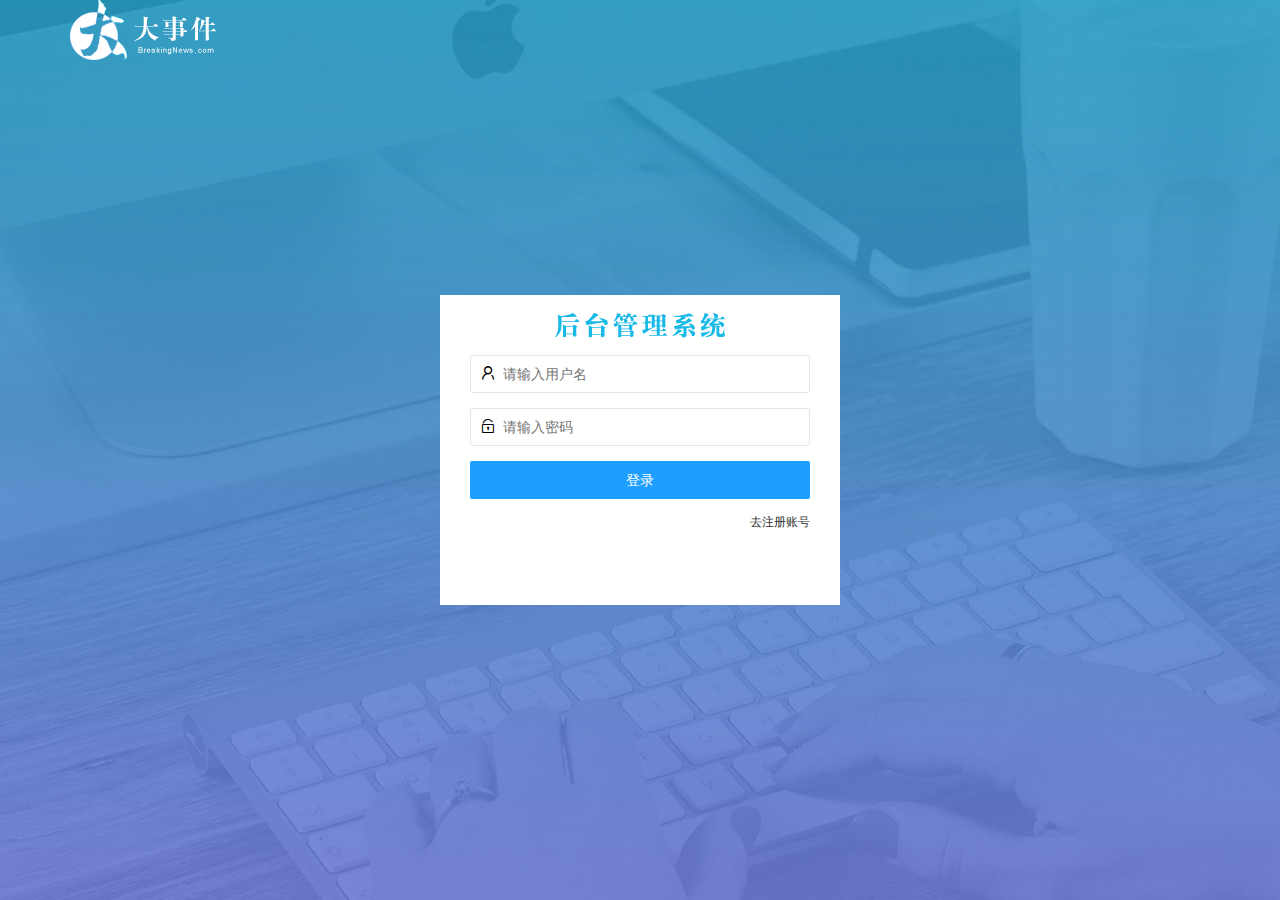
<file: login.html>
<!DOCTYPE html>
<html lang="en">

<head>
  <meta charset="UTF-8">
  <meta name="viewport" content="width=device-width, initial-scale=1.0">
  <title>大事件-登录/注册</title>
  <!-- 导入 LayUI 的样式 -->
  <link rel="stylesheet" href="./assets/lib/layui/css/layui.css" />
  <!-- 导入自己的样式表 -->
  <link rel="stylesheet" href="./assets/css/login.css" />
</head>

<body>
  <!-- 头部的 Logo 区域 -->
  <div class="layui-main">
    <img src="./assets/images/logo.png" alt="" />
  </div>

  <!-- 登录注册区域 -->
  <div class="loginAndRegBox">
    <div class="title-box">
    </div>
    <!-- 登录的div -->
    <div class="login-box">
      <!-- 登录的表单 -->
      <form class="layui-form" id="form_login">
        <!-- 用户名 -->
        <div class="layui-form-item">
          <i class="layui-icon layui-icon-username"></i>
          <input type="text" name="username" required lay-verify="required" placeholder="请输入用户名" autocomplete="off"
            class="layui-input" />
        </div>
        <!-- 密码 -->
        <div class="layui-form-item">
          <i class="layui-icon layui-icon-password"></i>
          <input type="password" name="password" required lay-verify="required|pwd" placeholder="请输入密码" autocomplete="off"
            class="layui-input" />
        </div>
        <!-- 登录按钮 -->
        <div class="layui-form-item">
          <!-- 注意：表单提交按钮和普通按钮的区别，就是 lay-submit 属性 -->
          <button class="layui-btn layui-btn-fluid layui-btn-normal" lay-submit>登录</button>
        </div>
        <div class="layui-form-item links">
          <a href="javascript:;" id="link_reg">去注册账号</a>
        </div>
      </form>
    </div>


    <!-- 注册的div -->
    <div class="reg-box">
       <!-- 注册的表单 -->
    <form class="layui-form" id="form_reg">
      <!-- 用户名 -->
      <div class="layui-form-item">
        <i class="layui-icon layui-icon-username"></i>
        <input type="text" name="username" required lay-verify="required" placeholder="请输入用户名" autocomplete="off" class="layui-input" />
      </div>
      <!-- 密码 -->
      <div class="layui-form-item">
        <i class="layui-icon layui-icon-password"></i>
        <input type="password" name="password" required lay-verify="required | pwd" placeholder="请输入密码" autocomplete="off" class="layui-input" />
      </div>
      <!-- 密码确认框 -->
      <div class="layui-form-item">
        <i class="layui-icon layui-icon-password"></i>
        <input type="password" name="repassword" required lay-verify="required |pwd |repwd" placeholder="再次确认密码" autocomplete="off" class="layui-input" />
      </div>
      <!-- 注册按钮 -->
      <div class="layui-form-item">
        <!-- 注意：表单提交按钮和普通按钮的区别，就是 lay-submit 属性 -->
        <button class="layui-btn layui-btn-fluid layui-btn-normal" lay-submit>注册</button>
      </div>
      <div class="layui-form-item links">
        <a href="javascript:;" id="link_login">去登录</a>
      </div>
    </form>
    </div>
  </div>

  <script src="./assets/lib/layui/layui.all.js"></script>
  <script src="./assets/lib/jquery.js"></script>
  <script src="./assets/js/baseAPI.js"></script>
  <script src="./assets/js/login.js"></script>

</body>

</html>
</file>
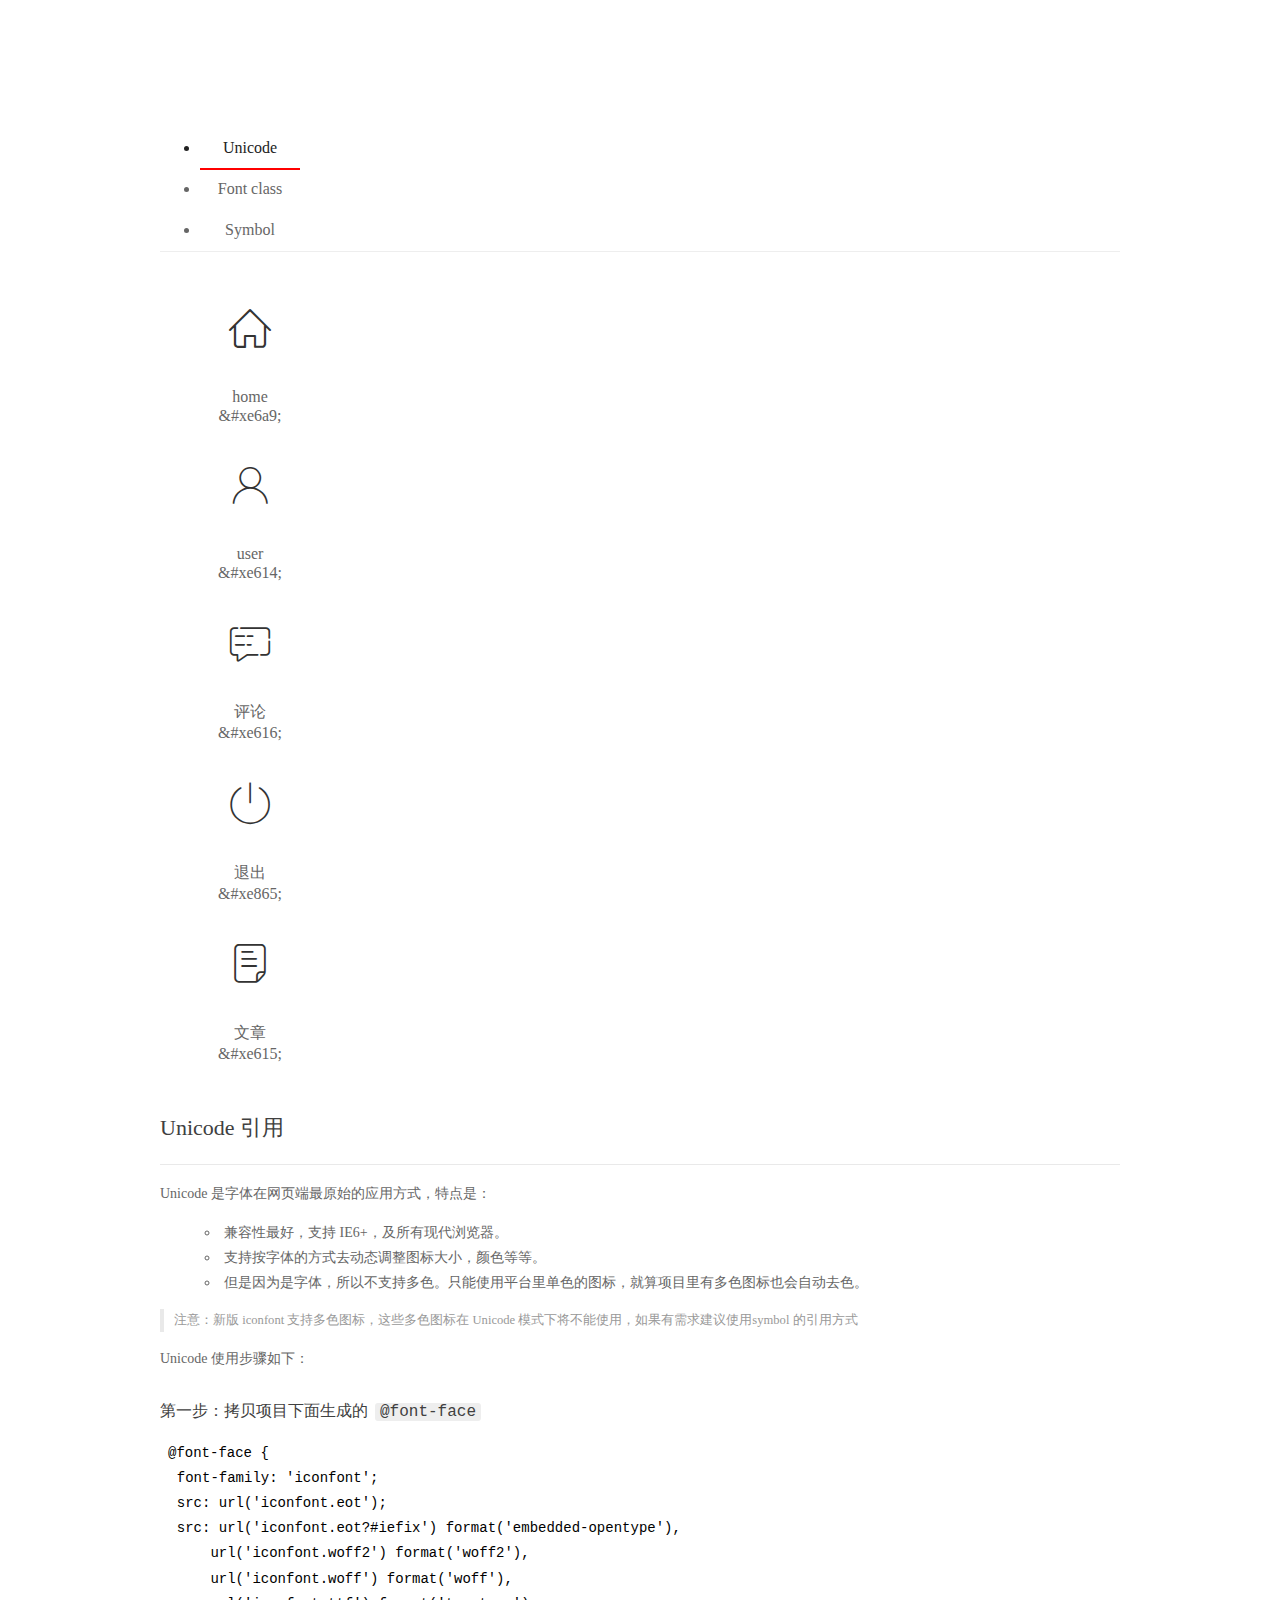
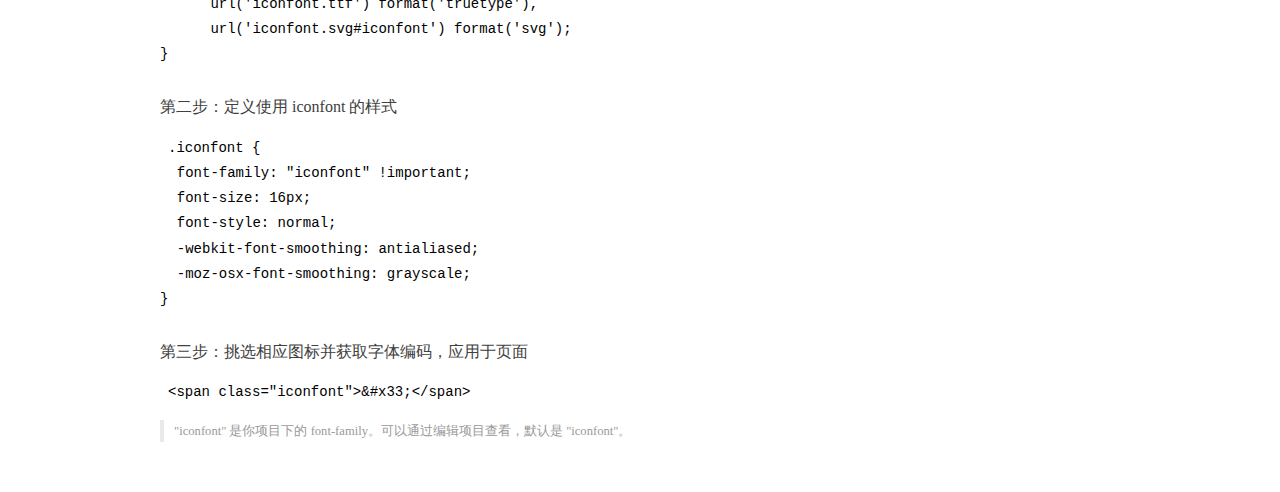
<file: assets/fonts/demo_index.html>
<!DOCTYPE html>
<html>
<head>
  <meta charset="utf-8"/>
  <title>IconFont Demo</title>
  <link rel="shortcut icon" href="https://gtms04.alicdn.com/tps/i4/TB1_oz6GVXXXXaFXpXXJDFnIXXX-64-64.ico" type="image/x-icon"/>
  <link rel="stylesheet" href="https://g.alicdn.com/thx/cube/1.3.2/cube.min.css">
  <link rel="stylesheet" href="demo.css">
  <link rel="stylesheet" href="iconfont.css">
  <script src="iconfont.js"></script>
  <!-- jQuery -->
  <script src="https://a1.alicdn.com/oss/uploads/2018/12/26/7bfddb60-08e8-11e9-9b04-53e73bb6408b.js"></script>
  <!-- 代码高亮 -->
  <script src="https://a1.alicdn.com/oss/uploads/2018/12/26/a3f714d0-08e6-11e9-8a15-ebf944d7534c.js"></script>
</head>
<body>
  <div class="main">
    <h1 class="logo"><a href="https://www.iconfont.cn/" title="iconfont 首页" target="_blank">&#xe86b;</a></h1>
    <div class="nav-tabs">
      <ul id="tabs" class="dib-box">
        <li class="dib active"><span>Unicode</span></li>
        <li class="dib"><span>Font class</span></li>
        <li class="dib"><span>Symbol</span></li>
      </ul>
      
    </div>
    <div class="tab-container">
      <div class="content unicode" style="display: block;">
          <ul class="icon_lists dib-box">
          
            <li class="dib">
              <span class="icon iconfont">&#xe6a9;</span>
                <div class="name">home</div>
                <div class="code-name">&amp;#xe6a9;</div>
              </li>
          
            <li class="dib">
              <span class="icon iconfont">&#xe614;</span>
                <div class="name">user</div>
                <div class="code-name">&amp;#xe614;</div>
              </li>
          
            <li class="dib">
              <span class="icon iconfont">&#xe616;</span>
                <div class="name">评论</div>
                <div class="code-name">&amp;#xe616;</div>
              </li>
          
            <li class="dib">
              <span class="icon iconfont">&#xe865;</span>
                <div class="name">退出</div>
                <div class="code-name">&amp;#xe865;</div>
              </li>
          
            <li class="dib">
              <span class="icon iconfont">&#xe615;</span>
                <div class="name">文章</div>
                <div class="code-name">&amp;#xe615;</div>
              </li>
          
          </ul>
          <div class="article markdown">
          <h2 id="unicode-">Unicode 引用</h2>
          <hr>

          <p>Unicode 是字体在网页端最原始的应用方式，特点是：</p>
          <ul>
            <li>兼容性最好，支持 IE6+，及所有现代浏览器。</li>
            <li>支持按字体的方式去动态调整图标大小，颜色等等。</li>
            <li>但是因为是字体，所以不支持多色。只能使用平台里单色的图标，就算项目里有多色图标也会自动去色。</li>
          </ul>
          <blockquote>
            <p>注意：新版 iconfont 支持多色图标，这些多色图标在 Unicode 模式下将不能使用，如果有需求建议使用symbol 的引用方式</p>
          </blockquote>
          <p>Unicode 使用步骤如下：</p>
          <h3 id="-font-face">第一步：拷贝项目下面生成的 <code>@font-face</code></h3>
<pre><code class="language-css"
>@font-face {
  font-family: 'iconfont';
  src: url('iconfont.eot');
  src: url('iconfont.eot?#iefix') format('embedded-opentype'),
      url('iconfont.woff2') format('woff2'),
      url('iconfont.woff') format('woff'),
      url('iconfont.ttf') format('truetype'),
      url('iconfont.svg#iconfont') format('svg');
}
</code></pre>
          <h3 id="-iconfont-">第二步：定义使用 iconfont 的样式</h3>
<pre><code class="language-css"
>.iconfont {
  font-family: "iconfont" !important;
  font-size: 16px;
  font-style: normal;
  -webkit-font-smoothing: antialiased;
  -moz-osx-font-smoothing: grayscale;
}
</code></pre>
          <h3 id="-">第三步：挑选相应图标并获取字体编码，应用于页面</h3>
<pre>
<code class="language-html"
>&lt;span class="iconfont"&gt;&amp;#x33;&lt;/span&gt;
</code></pre>
          <blockquote>
            <p>"iconfont" 是你项目下的 font-family。可以通过编辑项目查看，默认是 "iconfont"。</p>
          </blockquote>
          </div>
      </div>
      <div class="content font-class">
        <ul class="icon_lists dib-box">
          
          <li class="dib">
            <span class="icon iconfont icon-home"></span>
            <div class="name">
              home
            </div>
            <div class="code-name">.icon-home
            </div>
          </li>
          
          <li class="dib">
            <span class="icon iconfont icon-user"></span>
            <div class="name">
              user
            </div>
            <div class="code-name">.icon-user
            </div>
          </li>
          
          <li class="dib">
            <span class="icon iconfont icon-pinglun"></span>
            <div class="name">
              评论
            </div>
            <div class="code-name">.icon-pinglun
            </div>
          </li>
          
          <li class="dib">
            <span class="icon iconfont icon-tuichu"></span>
            <div class="name">
              退出
            </div>
            <div class="code-name">.icon-tuichu
            </div>
          </li>
          
          <li class="dib">
            <span class="icon iconfont icon-16"></span>
            <div class="name">
              文章
            </div>
            <div class="code-name">.icon-16
            </div>
          </li>
          
        </ul>
        <div class="article markdown">
        <h2 id="font-class-">font-class 引用</h2>
        <hr>

        <p>font-class 是 Unicode 使用方式的一种变种，主要是解决 Unicode 书写不直观，语意不明确的问题。</p>
        <p>与 Unicode 使用方式相比，具有如下特点：</p>
        <ul>
          <li>兼容性良好，支持 IE8+，及所有现代浏览器。</li>
          <li>相比于 Unicode 语意明确，书写更直观。可以很容易分辨这个 icon 是什么。</li>
          <li>因为使用 class 来定义图标，所以当要替换图标时，只需要修改 class 里面的 Unicode 引用。</li>
          <li>不过因为本质上还是使用的字体，所以多色图标还是不支持的。</li>
        </ul>
        <p>使用步骤如下：</p>
        <h3 id="-fontclass-">第一步：引入项目下面生成的 fontclass 代码：</h3>
<pre><code class="language-html">&lt;link rel="stylesheet" href="./iconfont.css"&gt;
</code></pre>
        <h3 id="-">第二步：挑选相应图标并获取类名，应用于页面：</h3>
<pre><code class="language-html">&lt;span class="iconfont icon-xxx"&gt;&lt;/span&gt;
</code></pre>
        <blockquote>
          <p>"
            iconfont" 是你项目下的 font-family。可以通过编辑项目查看，默认是 "iconfont"。</p>
        </blockquote>
      </div>
      </div>
      <div class="content symbol">
          <ul class="icon_lists dib-box">
          
            <li class="dib">
                <svg class="icon svg-icon" aria-hidden="true">
                  <use xlink:href="#icon-home"></use>
                </svg>
                <div class="name">home</div>
                <div class="code-name">#icon-home</div>
            </li>
          
            <li class="dib">
                <svg class="icon svg-icon" aria-hidden="true">
                  <use xlink:href="#icon-user"></use>
                </svg>
                <div class="name">user</div>
                <div class="code-name">#icon-user</div>
            </li>
          
            <li class="dib">
                <svg class="icon svg-icon" aria-hidden="true">
                  <use xlink:href="#icon-pinglun"></use>
                </svg>
                <div class="name">评论</div>
                <div class="code-name">#icon-pinglun</div>
            </li>
          
            <li class="dib">
                <svg class="icon svg-icon" aria-hidden="true">
                  <use xlink:href="#icon-tuichu"></use>
                </svg>
                <div class="name">退出</div>
                <div class="code-name">#icon-tuichu</div>
            </li>
          
            <li class="dib">
                <svg class="icon svg-icon" aria-hidden="true">
                  <use xlink:href="#icon-16"></use>
                </svg>
                <div class="name">文章</div>
                <div class="code-name">#icon-16</div>
            </li>
          
          </ul>
          <div class="article markdown">
          <h2 id="symbol-">Symbol 引用</h2>
          <hr>

          <p>这是一种全新的使用方式，应该说这才是未来的主流，也是平台目前推荐的用法。相关介绍可以参考这篇<a href="">文章</a>
            这种用法其实是做了一个 SVG 的集合，与另外两种相比具有如下特点：</p>
          <ul>
            <li>支持多色图标了，不再受单色限制。</li>
            <li>通过一些技巧，支持像字体那样，通过 <code>font-size</code>, <code>color</code> 来调整样式。</li>
            <li>兼容性较差，支持 IE9+，及现代浏览器。</li>
            <li>浏览器渲染 SVG 的性能一般，还不如 png。</li>
          </ul>
          <p>使用步骤如下：</p>
          <h3 id="-symbol-">第一步：引入项目下面生成的 symbol 代码：</h3>
<pre><code class="language-html">&lt;script src="./iconfont.js"&gt;&lt;/script&gt;
</code></pre>
          <h3 id="-css-">第二步：加入通用 CSS 代码（引入一次就行）：</h3>
<pre><code class="language-html">&lt;style&gt;
.icon {
  width: 1em;
  height: 1em;
  vertical-align: -0.15em;
  fill: currentColor;
  overflow: hidden;
}
&lt;/style&gt;
</code></pre>
          <h3 id="-">第三步：挑选相应图标并获取类名，应用于页面：</h3>
<pre><code class="language-html">&lt;svg class="icon" aria-hidden="true"&gt;
  &lt;use xlink:href="#icon-xxx"&gt;&lt;/use&gt;
&lt;/svg&gt;
</code></pre>
          </div>
      </div>

    </div>
  </div>
  <script>
  $(document).ready(function () {
      $('.tab-container .content:first').show()

      $('#tabs li').click(function (e) {
        var tabContent = $('.tab-container .content')
        var index = $(this).index()

        if ($(this).hasClass('active')) {
          return
        } else {
          $('#tabs li').removeClass('active')
          $(this).addClass('active')

          tabContent.hide().eq(index).fadeIn()
        }
      })
    })
  </script>
</body>
</html>
</file>
<file: assets/lib/layui/css/layui.css>
/** layui-v2.5.5 MIT License By https://www.layui.com */
 .layui-inline,img{display:inline-block;vertical-align:middle}h1,h2,h3,h4,h5,h6{font-weight:400}.layui-edge,.layui-header,.layui-inline,.layui-main{position:relative}.layui-body,.layui-edge,.layui-elip{overflow:hidden}.layui-btn,.layui-edge,.layui-inline,img{vertical-align:middle}.layui-btn,.layui-disabled,.layui-icon,.layui-unselect{-moz-user-select:none;-webkit-user-select:none;-ms-user-select:none}.layui-elip,.layui-form-checkbox span,.layui-form-pane .layui-form-label{text-overflow:ellipsis;white-space:nowrap}.layui-breadcrumb,.layui-tree-btnGroup{visibility:hidden}blockquote,body,button,dd,div,dl,dt,form,h1,h2,h3,h4,h5,h6,input,li,ol,p,pre,td,textarea,th,ul{margin:0;padding:0;-webkit-tap-highlight-color:rgba(0,0,0,0)}a:active,a:hover{outline:0}img{border:none}li{list-style:none}table{border-collapse:collapse;border-spacing:0}h4,h5,h6{font-size:100%}button,input,optgroup,option,select,textarea{font-family:inherit;font-size:inherit;font-style:inherit;font-weight:inherit;outline:0}pre{white-space:pre-wrap;white-space:-moz-pre-wrap;white-space:-pre-wrap;white-space:-o-pre-wrap;word-wrap:break-word}body{line-height:24px;font:14px Helvetica Neue,Helvetica,PingFang SC,Tahoma,Arial,sans-serif}hr{height:1px;margin:10px 0;border:0;clear:both}a{color:#333;text-decoration:none}a:hover{color:#777}a cite{font-style:normal;*cursor:pointer}.layui-border-box,.layui-border-box *{box-sizing:border-box}.layui-box,.layui-box *{box-sizing:content-box}.layui-clear{clear:both;*zoom:1}.layui-clear:after{content:'\20';clear:both;*zoom:1;display:block;height:0}.layui-inline{*display:inline;*zoom:1}.layui-edge{display:inline-block;width:0;height:0;border-width:6px;border-style:dashed;border-color:transparent}.layui-edge-top{top:-4px;border-bottom-color:#999;border-bottom-style:solid}.layui-edge-right{border-left-color:#999;border-left-style:solid}.layui-edge-bottom{top:2px;border-top-color:#999;border-top-style:solid}.layui-edge-left{border-right-color:#999;border-right-style:solid}.layui-disabled,.layui-disabled:hover{color:#d2d2d2!important;cursor:not-allowed!important}.layui-circle{border-radius:100%}.layui-show{display:block!important}.layui-hide{display:none!important}@font-face{font-family:layui-icon;src:url(../font/iconfont.eot?v=250);src:url(../font/iconfont.eot?v=250#iefix) format('embedded-opentype'),url(../font/iconfont.woff2?v=250) format('woff2'),url(../font/iconfont.woff?v=250) format('woff'),url(../font/iconfont.ttf?v=250) format('truetype'),url(../font/iconfont.svg?v=250#layui-icon) format('svg')}.layui-icon{font-family:layui-icon!important;font-size:16px;font-style:normal;-webkit-font-smoothing:antialiased;-moz-osx-font-smoothing:grayscale}.layui-icon-reply-fill:before{content:"\e611"}.layui-icon-set-fill:before{content:"\e614"}.layui-icon-menu-fill:before{content:"\e60f"}.layui-icon-search:before{content:"\e615"}.layui-icon-share:before{content:"\e641"}.layui-icon-set-sm:before{content:"\e620"}.layui-icon-engine:before{content:"\e628"}.layui-icon-close:before{content:"\1006"}.layui-icon-close-fill:before{content:"\1007"}.layui-icon-chart-screen:before{content:"\e629"}.layui-icon-star:before{content:"\e600"}.layui-icon-circle-dot:before{content:"\e617"}.layui-icon-chat:before{content:"\e606"}.layui-icon-release:before{content:"\e609"}.layui-icon-list:before{content:"\e60a"}.layui-icon-chart:before{content:"\e62c"}.layui-icon-ok-circle:before{content:"\1005"}.layui-icon-layim-theme:before{content:"\e61b"}.layui-icon-table:before{content:"\e62d"}.layui-icon-right:before{content:"\e602"}.layui-icon-left:before{content:"\e603"}.layui-icon-cart-simple:before{content:"\e698"}.layui-icon-face-cry:before{content:"\e69c"}.layui-icon-face-smile:before{content:"\e6af"}.layui-icon-survey:before{content:"\e6b2"}.layui-icon-tree:before{content:"\e62e"}.layui-icon-upload-circle:before{content:"\e62f"}.layui-icon-add-circle:before{content:"\e61f"}.layui-icon-download-circle:before{content:"\e601"}.layui-icon-templeate-1:before{content:"\e630"}.layui-icon-util:before{content:"\e631"}.layui-icon-face-surprised:before{content:"\e664"}.layui-icon-edit:before{content:"\e642"}.layui-icon-speaker:before{content:"\e645"}.layui-icon-down:before{content:"\e61a"}.layui-icon-file:before{content:"\e621"}.layui-icon-layouts:before{content:"\e632"}.layui-icon-rate-half:before{content:"\e6c9"}.layui-icon-add-circle-fine:before{content:"\e608"}.layui-icon-prev-circle:before{content:"\e633"}.layui-icon-read:before{content:"\e705"}.layui-icon-404:before{content:"\e61c"}.layui-icon-carousel:before{content:"\e634"}.layui-icon-help:before{content:"\e607"}.layui-icon-code-circle:before{content:"\e635"}.layui-icon-water:before{content:"\e636"}.layui-icon-username:before{content:"\e66f"}.layui-icon-find-fill:before{content:"\e670"}.layui-icon-about:before{content:"\e60b"}.layui-icon-location:before{content:"\e715"}.layui-icon-up:before{content:"\e619"}.layui-icon-pause:before{content:"\e651"}.layui-icon-date:before{content:"\e637"}.layui-icon-layim-uploadfile:before{content:"\e61d"}.layui-icon-delete:before{content:"\e640"}.layui-icon-play:before{content:"\e652"}.layui-icon-top:before{content:"\e604"}.layui-icon-friends:before{content:"\e612"}.layui-icon-refresh-3:before{content:"\e9aa"}.layui-icon-ok:before{content:"\e605"}.layui-icon-layer:before{content:"\e638"}.layui-icon-face-smile-fine:before{content:"\e60c"}.layui-icon-dollar:before{content:"\e659"}.layui-icon-group:before{content:"\e613"}.layui-icon-layim-download:before{content:"\e61e"}.layui-icon-picture-fine:before{content:"\e60d"}.layui-icon-link:before{content:"\e64c"}.layui-icon-diamond:before{content:"\e735"}.layui-icon-log:before{content:"\e60e"}.layui-icon-rate-solid:before{content:"\e67a"}.layui-icon-fonts-del:before{content:"\e64f"}.layui-icon-unlink:before{content:"\e64d"}.layui-icon-fonts-clear:before{content:"\e639"}.layui-icon-triangle-r:before{content:"\e623"}.layui-icon-circle:before{content:"\e63f"}.layui-icon-radio:before{content:"\e643"}.layui-icon-align-center:before{content:"\e647"}.layui-icon-align-right:before{content:"\e648"}.layui-icon-align-left:before{content:"\e649"}.layui-icon-loading-1:before{content:"\e63e"}.layui-icon-return:before{content:"\e65c"}.layui-icon-fonts-strong:before{content:"\e62b"}.layui-icon-upload:before{content:"\e67c"}.layui-icon-dialogue:before{content:"\e63a"}.layui-icon-video:before{content:"\e6ed"}.layui-icon-headset:before{content:"\e6fc"}.layui-icon-cellphone-fine:before{content:"\e63b"}.layui-icon-add-1:before{content:"\e654"}.layui-icon-face-smile-b:before{content:"\e650"}.layui-icon-fonts-html:before{content:"\e64b"}.layui-icon-form:before{content:"\e63c"}.layui-icon-cart:before{content:"\e657"}.layui-icon-camera-fill:before{content:"\e65d"}.layui-icon-tabs:before{content:"\e62a"}.layui-icon-fonts-code:before{content:"\e64e"}.layui-icon-fire:before{content:"\e756"}.layui-icon-set:before{content:"\e716"}.layui-icon-fonts-u:before{content:"\e646"}.layui-icon-triangle-d:before{content:"\e625"}.layui-icon-tips:before{content:"\e702"}.layui-icon-picture:before{content:"\e64a"}.layui-icon-more-vertical:before{content:"\e671"}.layui-icon-flag:before{content:"\e66c"}.layui-icon-loading:before{content:"\e63d"}.layui-icon-fonts-i:before{content:"\e644"}.layui-icon-refresh-1:before{content:"\e666"}.layui-icon-rmb:before{content:"\e65e"}.layui-icon-home:before{content:"\e68e"}.layui-icon-user:before{content:"\e770"}.layui-icon-notice:before{content:"\e667"}.layui-icon-login-weibo:before{content:"\e675"}.layui-icon-voice:before{content:"\e688"}.layui-icon-upload-drag:before{content:"\e681"}.layui-icon-login-qq:before{content:"\e676"}.layui-icon-snowflake:before{content:"\e6b1"}.layui-icon-file-b:before{content:"\e655"}.layui-icon-template:before{content:"\e663"}.layui-icon-auz:before{content:"\e672"}.layui-icon-console:before{content:"\e665"}.layui-icon-app:before{content:"\e653"}.layui-icon-prev:before{content:"\e65a"}.layui-icon-website:before{content:"\e7ae"}.layui-icon-next:before{content:"\e65b"}.layui-icon-component:before{content:"\e857"}.layui-icon-more:before{content:"\e65f"}.layui-icon-login-wechat:before{content:"\e677"}.layui-icon-shrink-right:before{content:"\e668"}.layui-icon-spread-left:before{content:"\e66b"}.layui-icon-camera:before{content:"\e660"}.layui-icon-note:before{content:"\e66e"}.layui-icon-refresh:before{content:"\e669"}.layui-icon-female:before{content:"\e661"}.layui-icon-male:before{content:"\e662"}.layui-icon-password:before{content:"\e673"}.layui-icon-senior:before{content:"\e674"}.layui-icon-theme:before{content:"\e66a"}.layui-icon-tread:before{content:"\e6c5"}.layui-icon-praise:before{content:"\e6c6"}.layui-icon-star-fill:before{content:"\e658"}.layui-icon-rate:before{content:"\e67b"}.layui-icon-template-1:before{content:"\e656"}.layui-icon-vercode:before{content:"\e679"}.layui-icon-cellphone:before{content:"\e678"}.layui-icon-screen-full:before{content:"\e622"}.layui-icon-screen-restore:before{content:"\e758"}.layui-icon-cols:before{content:"\e610"}.layui-icon-export:before{content:"\e67d"}.layui-icon-print:before{content:"\e66d"}.layui-icon-slider:before{content:"\e714"}.layui-icon-addition:before{content:"\e624"}.layui-icon-subtraction:before{content:"\e67e"}.layui-icon-service:before{content:"\e626"}.layui-icon-transfer:before{content:"\e691"}.layui-main{width:1140px;margin:0 auto}.layui-header{z-index:1000;height:60px}.layui-header a:hover{transition:all .5s;-webkit-transition:all .5s}.layui-side{position:fixed;left:0;top:0;bottom:0;z-index:999;width:200px;overflow-x:hidden}.layui-side-scroll{position:relative;width:220px;height:100%;overflow-x:hidden}.layui-body{position:absolute;left:200px;right:0;top:0;bottom:0;z-index:998;width:auto;overflow-y:auto;box-sizing:border-box}.layui-layout-body{overflow:hidden}.layui-layout-admin .layui-header{background-color:#23262E}.layui-layout-admin .layui-side{top:60px;width:200px;overflow-x:hidden}.layui-layout-admin .layui-body{position:fixed;top:60px;bottom:44px}.layui-layout-admin .layui-main{width:auto;margin:0 15px}.layui-layout-admin .layui-footer{position:fixed;left:200px;right:0;bottom:0;height:44px;line-height:44px;padding:0 15px;background-color:#eee}.layui-layout-admin .layui-logo{position:absolute;left:0;top:0;width:200px;height:100%;line-height:60px;text-align:center;color:#009688;font-size:16px}.layui-layout-admin .layui-header .layui-nav{background:0 0}.layui-layout-left{position:absolute!important;left:200px;top:0}.layui-layout-right{position:absolute!important;right:0;top:0}.layui-container{position:relative;margin:0 auto;padding:0 15px;box-sizing:border-box}.layui-fluid{position:relative;margin:0 auto;padding:0 15px}.layui-row:after,.layui-row:before{content:'';display:block;clear:both}.layui-col-lg1,.layui-col-lg10,.layui-col-lg11,.layui-col-lg12,.layui-col-lg2,.layui-col-lg3,.layui-col-lg4,.layui-col-lg5,.layui-col-lg6,.layui-col-lg7,.layui-col-lg8,.layui-col-lg9,.layui-col-md1,.layui-col-md10,.layui-col-md11,.layui-col-md12,.layui-col-md2,.layui-col-md3,.layui-col-md4,.layui-col-md5,.layui-col-md6,.layui-col-md7,.layui-col-md8,.layui-col-md9,.layui-col-sm1,.layui-col-sm10,.layui-col-sm11,.layui-col-sm12,.layui-col-sm2,.layui-col-sm3,.layui-col-sm4,.layui-col-sm5,.layui-col-sm6,.layui-col-sm7,.layui-col-sm8,.layui-col-sm9,.layui-col-xs1,.layui-col-xs10,.layui-col-xs11,.layui-col-xs12,.layui-col-xs2,.layui-col-xs3,.layui-col-xs4,.layui-col-xs5,.layui-col-xs6,.layui-col-xs7,.layui-col-xs8,.layui-col-xs9{position:relative;display:block;box-sizing:border-box}.layui-col-xs1,.layui-col-xs10,.layui-col-xs11,.layui-col-xs12,.layui-col-xs2,.layui-col-xs3,.layui-col-xs4,.layui-col-xs5,.layui-col-xs6,.layui-col-xs7,.layui-col-xs8,.layui-col-xs9{float:left}.layui-col-xs1{width:8.33333333%}.layui-col-xs2{width:16.66666667%}.layui-col-xs3{width:25%}.layui-col-xs4{width:33.33333333%}.layui-col-xs5{width:41.66666667%}.layui-col-xs6{width:50%}.layui-col-xs7{width:58.33333333%}.layui-col-xs8{width:66.66666667%}.layui-col-xs9{width:75%}.layui-col-xs10{width:83.33333333%}.layui-col-xs11{width:91.66666667%}.layui-col-xs12{width:100%}.layui-col-xs-offset1{margin-left:8.33333333%}.layui-col-xs-offset2{margin-left:16.66666667%}.layui-col-xs-offset3{margin-left:25%}.layui-col-xs-offset4{margin-left:33.33333333%}.layui-col-xs-offset5{margin-left:41.66666667%}.layui-col-xs-offset6{margin-left:50%}.layui-col-xs-offset7{margin-left:58.33333333%}.layui-col-xs-offset8{margin-left:66.66666667%}.layui-col-xs-offset9{margin-left:75%}.layui-col-xs-offset10{margin-left:83.33333333%}.layui-col-xs-offset11{margin-left:91.66666667%}.layui-col-xs-offset12{margin-left:100%}@media screen and (max-width:768px){.layui-hide-xs{display:none!important}.layui-show-xs-block{display:block!important}.layui-show-xs-inline{display:inline!important}.layui-show-xs-inline-block{display:inline-block!important}}@media screen and (min-width:768px){.layui-container{width:750px}.layui-hide-sm{display:none!important}.layui-show-sm-block{display:block!important}.layui-show-sm-inline{display:inline!important}.layui-show-sm-inline-block{display:inline-block!important}.layui-col-sm1,.layui-col-sm10,.layui-col-sm11,.layui-col-sm12,.layui-col-sm2,.layui-col-sm3,.layui-col-sm4,.layui-col-sm5,.layui-col-sm6,.layui-col-sm7,.layui-col-sm8,.layui-col-sm9{float:left}.layui-col-sm1{width:8.33333333%}.layui-col-sm2{width:16.66666667%}.layui-col-sm3{width:25%}.layui-col-sm4{width:33.33333333%}.layui-col-sm5{width:41.66666667%}.layui-col-sm6{width:50%}.layui-col-sm7{width:58.33333333%}.layui-col-sm8{width:66.66666667%}.layui-col-sm9{width:75%}.layui-col-sm10{width:83.33333333%}.layui-col-sm11{width:91.66666667%}.layui-col-sm12{width:100%}.layui-col-sm-offset1{margin-left:8.33333333%}.layui-col-sm-offset2{margin-left:16.66666667%}.layui-col-sm-offset3{margin-left:25%}.layui-col-sm-offset4{margin-left:33.33333333%}.layui-col-sm-offset5{margin-left:41.66666667%}.layui-col-sm-offset6{margin-left:50%}.layui-col-sm-offset7{margin-left:58.33333333%}.layui-col-sm-offset8{margin-left:66.66666667%}.layui-col-sm-offset9{margin-left:75%}.layui-col-sm-offset10{margin-left:83.33333333%}.layui-col-sm-offset11{margin-left:91.66666667%}.layui-col-sm-offset12{margin-left:100%}}@media screen and (min-width:992px){.layui-container{width:970px}.layui-hide-md{display:none!important}.layui-show-md-block{display:block!important}.layui-show-md-inline{display:inline!important}.layui-show-md-inline-block{display:inline-block!important}.layui-col-md1,.layui-col-md10,.layui-col-md11,.layui-col-md12,.layui-col-md2,.layui-col-md3,.layui-col-md4,.layui-col-md5,.layui-col-md6,.layui-col-md7,.layui-col-md8,.layui-col-md9{float:left}.layui-col-md1{width:8.33333333%}.layui-col-md2{width:16.66666667%}.layui-col-md3{width:25%}.layui-col-md4{width:33.33333333%}.layui-col-md5{width:41.66666667%}.layui-col-md6{width:50%}.layui-col-md7{width:58.33333333%}.layui-col-md8{width:66.66666667%}.layui-col-md9{width:75%}.layui-col-md10{width:83.33333333%}.layui-col-md11{width:91.66666667%}.layui-col-md12{width:100%}.layui-col-md-offset1{margin-left:8.33333333%}.layui-col-md-offset2{margin-left:16.66666667%}.layui-col-md-offset3{margin-left:25%}.layui-col-md-offset4{margin-left:33.33333333%}.layui-col-md-offset5{margin-left:41.66666667%}.layui-col-md-offset6{margin-left:50%}.layui-col-md-offset7{margin-left:58.33333333%}.layui-col-md-offset8{margin-left:66.66666667%}.layui-col-md-offset9{margin-left:75%}.layui-col-md-offset10{margin-left:83.33333333%}.layui-col-md-offset11{margin-left:91.66666667%}.layui-col-md-offset12{margin-left:100%}}@media screen and (min-width:1200px){.layui-container{width:1170px}.layui-hide-lg{display:none!important}.layui-show-lg-block{display:block!important}.layui-show-lg-inline{display:inline!important}.layui-show-lg-inline-block{display:inline-block!important}.layui-col-lg1,.layui-col-lg10,.layui-col-lg11,.layui-col-lg12,.layui-col-lg2,.layui-col-lg3,.layui-col-lg4,.layui-col-lg5,.layui-col-lg6,.layui-col-lg7,.layui-col-lg8,.layui-col-lg9{float:left}.layui-col-lg1{width:8.33333333%}.layui-col-lg2{width:16.66666667%}.layui-col-lg3{width:25%}.layui-col-lg4{width:33.33333333%}.layui-col-lg5{width:41.66666667%}.layui-col-lg6{width:50%}.layui-col-lg7{width:58.33333333%}.layui-col-lg8{width:66.66666667%}.layui-col-lg9{width:75%}.layui-col-lg10{width:83.33333333%}.layui-col-lg11{width:91.66666667%}.layui-col-lg12{width:100%}.layui-col-lg-offset1{margin-left:8.33333333%}.layui-col-lg-offset2{margin-left:16.66666667%}.layui-col-lg-offset3{margin-left:25%}.layui-col-lg-offset4{margin-left:33.33333333%}.layui-col-lg-offset5{margin-left:41.66666667%}.layui-col-lg-offset6{margin-left:50%}.layui-col-lg-offset7{margin-left:58.33333333%}.layui-col-lg-offset8{margin-left:66.66666667%}.layui-col-lg-offset9{margin-left:75%}.layui-col-lg-offset10{margin-left:83.33333333%}.layui-col-lg-offset11{margin-left:91.66666667%}.layui-col-lg-offset12{margin-left:100%}}.layui-col-space1{margin:-.5px}.layui-col-space1>*{padding:.5px}.layui-col-space3{margin:-1.5px}.layui-col-space3>*{padding:1.5px}.layui-col-space5{margin:-2.5px}.layui-col-space5>*{padding:2.5px}.layui-col-space8{margin:-3.5px}.layui-col-space8>*{padding:3.5px}.layui-col-space10{margin:-5px}.layui-col-space10>*{padding:5px}.layui-col-space12{margin:-6px}.layui-col-space12>*{padding:6px}.layui-col-space15{margin:-7.5px}.layui-col-space15>*{padding:7.5px}.layui-col-space18{margin:-9px}.layui-col-space18>*{padding:9px}.layui-col-space20{margin:-10px}.layui-col-space20>*{padding:10px}.layui-col-space22{margin:-11px}.layui-col-space22>*{padding:11px}.layui-col-space25{margin:-12.5px}.layui-col-space25>*{padding:12.5px}.layui-col-space30{margin:-15px}.layui-col-space30>*{padding:15px}.layui-btn,.layui-input,.layui-select,.layui-textarea,.layui-upload-button{outline:0;-webkit-appearance:none;transition:all .3s;-webkit-transition:all .3s;box-sizing:border-box}.layui-elem-quote{margin-bottom:10px;padding:15px;line-height:22px;border-left:5px solid #009688;border-radius:0 2px 2px 0;background-color:#f2f2f2}.layui-quote-nm{border-style:solid;border-width:1px 1px 1px 5px;background:0 0}.layui-elem-field{margin-bottom:10px;padding:0;border-width:1px;border-style:solid}.layui-elem-field legend{margin-left:20px;padding:0 10px;font-size:20px;font-weight:300}.layui-field-title{margin:10px 0 20px;border-width:1px 0 0}.layui-field-box{padding:10px 15px}.layui-field-title .layui-field-box{padding:10px 0}.layui-progress{position:relative;height:6px;border-radius:20px;background-color:#e2e2e2}.layui-progress-bar{position:absolute;left:0;top:0;width:0;max-width:100%;height:6px;border-radius:20px;text-align:right;background-color:#5FB878;transition:all .3s;-webkit-transition:all .3s}.layui-progress-big,.layui-progress-big .layui-progress-bar{height:18px;line-height:18px}.layui-progress-text{position:relative;top:-20px;line-height:18px;font-size:12px;color:#666}.layui-progress-big .layui-progress-text{position:static;padding:0 10px;color:#fff}.layui-collapse{border-width:1px;border-style:solid;border-radius:2px}.layui-colla-content,.layui-colla-item{border-top-width:1px;border-top-style:solid}.layui-colla-item:first-child{border-top:none}.layui-colla-title{position:relative;height:42px;line-height:42px;padding:0 15px 0 35px;color:#333;background-color:#f2f2f2;cursor:pointer;font-size:14px;overflow:hidden}.layui-colla-content{display:none;padding:10px 15px;line-height:22px;color:#666}.layui-colla-icon{position:absolute;left:15px;top:0;font-size:14px}.layui-card{margin-bottom:15px;border-radius:2px;background-color:#fff;box-shadow:0 1px 2px 0 rgba(0,0,0,.05)}.layui-card:last-child{margin-bottom:0}.layui-card-header{position:relative;height:42px;line-height:42px;padding:0 15px;border-bottom:1px solid #f6f6f6;color:#333;border-radius:2px 2px 0 0;font-size:14px}.layui-bg-black,.layui-bg-blue,.layui-bg-cyan,.layui-bg-green,.layui-bg-orange,.layui-bg-red{color:#fff!important}.layui-card-body{position:relative;padding:10px 15px;line-height:24px}.layui-card-body[pad15]{padding:15px}.layui-card-body[pad20]{padding:20px}.layui-card-body .layui-table{margin:5px 0}.layui-card .layui-tab{margin:0}.layui-panel-window{position:relative;padding:15px;border-radius:0;border-top:5px solid #E6E6E6;background-color:#fff}.layui-auxiliar-moving{position:fixed;left:0;right:0;top:0;bottom:0;width:100%;height:100%;background:0 0;z-index:9999999999}.layui-form-label,.layui-form-mid,.layui-form-select,.layui-input-block,.layui-input-inline,.layui-textarea{position:relative}.layui-bg-red{background-color:#FF5722!important}.layui-bg-orange{background-color:#FFB800!important}.layui-bg-green{background-color:#009688!important}.layui-bg-cyan{background-color:#2F4056!important}.layui-bg-blue{background-color:#1E9FFF!important}.layui-bg-black{background-color:#393D49!important}.layui-bg-gray{background-color:#eee!important;color:#666!important}.layui-badge-rim,.layui-colla-content,.layui-colla-item,.layui-collapse,.layui-elem-field,.layui-form-pane .layui-form-item[pane],.layui-form-pane .layui-form-label,.layui-input,.layui-layedit,.layui-layedit-tool,.layui-quote-nm,.layui-select,.layui-tab-bar,.layui-tab-card,.layui-tab-title,.layui-tab-title .layui-this:after,.layui-textarea{border-color:#e6e6e6}.layui-timeline-item:before,hr{background-color:#e6e6e6}.layui-text{line-height:22px;font-size:14px;color:#666}.layui-text h1,.layui-text h2,.layui-text h3{font-weight:500;color:#333}.layui-text h1{font-size:30px}.layui-text h2{font-size:24px}.layui-text h3{font-size:18px}.layui-text a:not(.layui-btn){color:#01AAED}.layui-text a:not(.layui-btn):hover{text-decoration:underline}.layui-text ul{padding:5px 0 5px 15px}.layui-text ul li{margin-top:5px;list-style-type:disc}.layui-text em,.layui-word-aux{color:#999!important;padding:0 5px!important}.layui-btn{display:inline-block;height:38px;line-height:38px;padding:0 18px;background-color:#009688;color:#fff;white-space:nowrap;text-align:center;font-size:14px;border:none;border-radius:2px;cursor:pointer}.layui-btn:hover{opacity:.8;filter:alpha(opacity=80);color:#fff}.layui-btn:active{opacity:1;filter:alpha(opacity=100)}.layui-btn+.layui-btn{margin-left:10px}.layui-btn-container{font-size:0}.layui-btn-container .layui-btn{margin-right:10px;margin-bottom:10px}.layui-btn-container .layui-btn+.layui-btn{margin-left:0}.layui-table .layui-btn-container .layui-btn{margin-bottom:9px}.layui-btn-radius{border-radius:100px}.layui-btn .layui-icon{margin-right:3px;font-size:18px;vertical-align:bottom;vertical-align:middle\9}.layui-btn-primary{border:1px solid #C9C9C9;background-color:#fff;color:#555}.layui-btn-primary:hover{border-color:#009688;color:#333}.layui-btn-normal{background-color:#1E9FFF}.layui-btn-warm{background-color:#FFB800}.layui-btn-danger{background-color:#FF5722}.layui-btn-checked{background-color:#5FB878}.layui-btn-disabled,.layui-btn-disabled:active,.layui-btn-disabled:hover{border:1px solid #e6e6e6;background-color:#FBFBFB;color:#C9C9C9;cursor:not-allowed;opacity:1}.layui-btn-lg{height:44px;line-height:44px;padding:0 25px;font-size:16px}.layui-btn-sm{height:30px;line-height:30px;padding:0 10px;font-size:12px}.layui-btn-sm i{font-size:16px!important}.layui-btn-xs{height:22px;line-height:22px;padding:0 5px;font-size:12px}.layui-btn-xs i{font-size:14px!important}.layui-btn-group{display:inline-block;vertical-align:middle;font-size:0}.layui-btn-group .layui-btn{margin-left:0!important;margin-right:0!important;border-left:1px solid rgba(255,255,255,.5);border-radius:0}.layui-btn-group .layui-btn-primary{border-left:none}.layui-btn-group .layui-btn-primary:hover{border-color:#C9C9C9;color:#009688}.layui-btn-group .layui-btn:first-child{border-left:none;border-radius:2px 0 0 2px}.layui-btn-group .layui-btn-primary:first-child{border-left:1px solid #c9c9c9}.layui-btn-group .layui-btn:last-child{border-radius:0 2px 2px 0}.layui-btn-group .layui-btn+.layui-btn{margin-left:0}.layui-btn-group+.layui-btn-group{margin-left:10px}.layui-btn-fluid{width:100%}.layui-input,.layui-select,.layui-textarea{height:38px;line-height:1.3;line-height:38px\9;border-width:1px;border-style:solid;background-color:#fff;border-radius:2px}.layui-input::-webkit-input-placeholder,.layui-select::-webkit-input-placeholder,.layui-textarea::-webkit-input-placeholder{line-height:1.3}.layui-input,.layui-textarea{display:block;width:100%;padding-left:10px}.layui-input:hover,.layui-textarea:hover{border-color:#D2D2D2!important}.layui-input:focus,.layui-textarea:focus{border-color:#C9C9C9!important}.layui-textarea{min-height:100px;height:auto;line-height:20px;padding:6px 10px;resize:vertical}.layui-select{padding:0 10px}.layui-form input[type=checkbox],.layui-form input[type=radio],.layui-form select{display:none}.layui-form [lay-ignore]{display:initial}.layui-form-item{margin-bottom:15px;clear:both;*zoom:1}.layui-form-item:after{content:'\20';clear:both;*zoom:1;display:block;height:0}.layui-form-label{float:left;display:block;padding:9px 15px;width:80px;font-weight:400;line-height:20px;text-align:right}.layui-form-label-col{display:block;float:none;padding:9px 0;line-height:20px;text-align:left}.layui-form-item .layui-inline{margin-bottom:5px;margin-right:10px}.layui-input-block{margin-left:110px;min-height:36px}.layui-input-inline{display:inline-block;vertical-align:middle}.layui-form-item .layui-input-inline{float:left;width:190px;margin-right:10px}.layui-form-text .layui-input-inline{width:auto}.layui-form-mid{float:left;display:block;padding:9px 0!important;line-height:20px;margin-right:10px}.layui-form-danger+.layui-form-select .layui-input,.layui-form-danger:focus{border-color:#FF5722!important}.layui-form-select .layui-input{padding-right:30px;cursor:pointer}.layui-form-select .layui-edge{position:absolute;right:10px;top:50%;margin-top:-3px;cursor:pointer;border-width:6px;border-top-color:#c2c2c2;border-top-style:solid;transition:all .3s;-webkit-transition:all .3s}.layui-form-select dl{display:none;position:absolute;left:0;top:42px;padding:5px 0;z-index:899;min-width:100%;border:1px solid #d2d2d2;max-height:300px;overflow-y:auto;background-color:#fff;border-radius:2px;box-shadow:0 2px 4px rgba(0,0,0,.12);box-sizing:border-box}.layui-form-select dl dd,.layui-form-select dl dt{padding:0 10px;line-height:36px;white-space:nowrap;overflow:hidden;text-overflow:ellipsis}.layui-form-select dl dt{font-size:12px;color:#999}.layui-form-select dl dd{cursor:pointer}.layui-form-select dl dd:hover{background-color:#f2f2f2;-webkit-transition:.5s all;transition:.5s all}.layui-form-select .layui-select-group dd{padding-left:20px}.layui-form-select dl dd.layui-select-tips{padding-left:10px!important;color:#999}.layui-form-select dl dd.layui-this{background-color:#5FB878;color:#fff}.layui-form-checkbox,.layui-form-select dl dd.layui-disabled{background-color:#fff}.layui-form-selected dl{display:block}.layui-form-checkbox,.layui-form-checkbox *,.layui-form-switch{display:inline-block;vertical-align:middle}.layui-form-selected .layui-edge{margin-top:-9px;-webkit-transform:rotate(180deg);transform:rotate(180deg);margin-top:-3px\9}:root .layui-form-selected .layui-edge{margin-top:-9px\0/IE9}.layui-form-selectup dl{top:auto;bottom:42px}.layui-select-none{margin:5px 0;text-align:center;color:#999}.layui-select-disabled .layui-disabled{border-color:#eee!important}.layui-select-disabled .layui-edge{border-top-color:#d2d2d2}.layui-form-checkbox{position:relative;height:30px;line-height:30px;margin-right:10px;padding-right:30px;cursor:pointer;font-size:0;-webkit-transition:.1s linear;transition:.1s linear;box-sizing:border-box}.layui-form-checkbox span{padding:0 10px;height:100%;font-size:14px;border-radius:2px 0 0 2px;background-color:#d2d2d2;color:#fff;overflow:hidden}.layui-form-checkbox:hover span{background-color:#c2c2c2}.layui-form-checkbox i{position:absolute;right:0;top:0;width:30px;height:28px;border:1px solid #d2d2d2;border-left:none;border-radius:0 2px 2px 0;color:#fff;font-size:20px;text-align:center}.layui-form-checkbox:hover i{border-color:#c2c2c2;color:#c2c2c2}.layui-form-checked,.layui-form-checked:hover{border-color:#5FB878}.layui-form-checked span,.layui-form-checked:hover span{background-color:#5FB878}.layui-form-checked i,.layui-form-checked:hover i{color:#5FB878}.layui-form-item .layui-form-checkbox{margin-top:4px}.layui-form-checkbox[lay-skin=primary]{height:auto!important;line-height:normal!important;min-width:18px;min-height:18px;border:none!important;margin-right:0;padding-left:28px;padding-right:0;background:0 0}.layui-form-checkbox[lay-skin=primary] span{padding-left:0;padding-right:15px;line-height:18px;background:0 0;color:#666}.layui-form-checkbox[lay-skin=primary] i{right:auto;left:0;width:16px;height:16px;line-height:16px;border:1px solid #d2d2d2;font-size:12px;border-radius:2px;background-color:#fff;-webkit-transition:.1s linear;transition:.1s linear}.layui-form-checkbox[lay-skin=primary]:hover i{border-color:#5FB878;color:#fff}.layui-form-checked[lay-skin=primary] i{border-color:#5FB878!important;background-color:#5FB878;color:#fff}.layui-checkbox-disbaled[lay-skin=primary] span{background:0 0!important;color:#c2c2c2}.layui-checkbox-disbaled[lay-skin=primary]:hover i{border-color:#d2d2d2}.layui-form-item .layui-form-checkbox[lay-skin=primary]{margin-top:10px}.layui-form-switch{position:relative;height:22px;line-height:22px;min-width:35px;padding:0 5px;margin-top:8px;border:1px solid #d2d2d2;border-radius:20px;cursor:pointer;background-color:#fff;-webkit-transition:.1s linear;transition:.1s linear}.layui-form-switch i{position:absolute;left:5px;top:3px;width:16px;height:16px;border-radius:20px;background-color:#d2d2d2;-webkit-transition:.1s linear;transition:.1s linear}.layui-form-switch em{position:relative;top:0;width:25px;margin-left:21px;padding:0!important;text-align:center!important;color:#999!important;font-style:normal!important;font-size:12px}.layui-form-onswitch{border-color:#5FB878;background-color:#5FB878}.layui-checkbox-disbaled,.layui-checkbox-disbaled i{border-color:#e2e2e2!important}.layui-form-onswitch i{left:100%;margin-left:-21px;background-color:#fff}.layui-form-onswitch em{margin-left:5px;margin-right:21px;color:#fff!important}.layui-checkbox-disbaled span{background-color:#e2e2e2!important}.layui-checkbox-disbaled:hover i{color:#fff!important}[lay-radio]{display:none}.layui-form-radio,.layui-form-radio *{display:inline-block;vertical-align:middle}.layui-form-radio{line-height:28px;margin:6px 10px 0 0;padding-right:10px;cursor:pointer;font-size:0}.layui-form-radio *{font-size:14px}.layui-form-radio>i{margin-right:8px;font-size:22px;color:#c2c2c2}.layui-form-radio>i:hover,.layui-form-radioed>i{color:#5FB878}.layui-radio-disbaled>i{color:#e2e2e2!important}.layui-form-pane .layui-form-label{width:110px;padding:8px 15px;height:38px;line-height:20px;border-width:1px;border-style:solid;border-radius:2px 0 0 2px;text-align:center;background-color:#FBFBFB;overflow:hidden;box-sizing:border-box}.layui-form-pane .layui-input-inline{margin-left:-1px}.layui-form-pane .layui-input-block{margin-left:110px;left:-1px}.layui-form-pane .layui-input{border-radius:0 2px 2px 0}.layui-form-pane .layui-form-text .layui-form-label{float:none;width:100%;border-radius:2px;box-sizing:border-box;text-align:left}.layui-form-pane .layui-form-text .layui-input-inline{display:block;margin:0;top:-1px;clear:both}.layui-form-pane .layui-form-text .layui-input-block{margin:0;left:0;top:-1px}.layui-form-pane .layui-form-text .layui-textarea{min-height:100px;border-radius:0 0 2px 2px}.layui-form-pane .layui-form-checkbox{margin:4px 0 4px 10px}.layui-form-pane .layui-form-radio,.layui-form-pane .layui-form-switch{margin-top:6px;margin-left:10px}.layui-form-pane .layui-form-item[pane]{position:relative;border-width:1px;border-style:solid}.layui-form-pane .layui-form-item[pane] .layui-form-label{position:absolute;left:0;top:0;height:100%;border-width:0 1px 0 0}.layui-form-pane .layui-form-item[pane] .layui-input-inline{margin-left:110px}@media screen and (max-width:450px){.layui-form-item .layui-form-label{text-overflow:ellipsis;overflow:hidden;white-space:nowrap}.layui-form-item .layui-inline{display:block;margin-right:0;margin-bottom:20px;clear:both}.layui-form-item .layui-inline:after{content:'\20';clear:both;display:block;height:0}.layui-form-item .layui-input-inline{display:block;float:none;left:-3px;width:auto;margin:0 0 10px 112px}.layui-form-item .layui-input-inline+.layui-form-mid{margin-left:110px;top:-5px;padding:0}.layui-form-item .layui-form-checkbox{margin-right:5px;margin-bottom:5px}}.layui-layedit{border-width:1px;border-style:solid;border-radius:2px}.layui-layedit-tool{padding:3px 5px;border-bottom-width:1px;border-bottom-style:solid;font-size:0}.layedit-tool-fixed{position:fixed;top:0;border-top:1px solid #e2e2e2}.layui-layedit-tool .layedit-tool-mid,.layui-layedit-tool .layui-icon{display:inline-block;vertical-align:middle;text-align:center;font-size:14px}.layui-layedit-tool .layui-icon{position:relative;width:32px;height:30px;line-height:30px;margin:3px 5px;color:#777;cursor:pointer;border-radius:2px}.layui-layedit-tool .layui-icon:hover{color:#393D49}.layui-layedit-tool .layui-icon:active{color:#000}.layui-layedit-tool .layedit-tool-active{background-color:#e2e2e2;color:#000}.layui-layedit-tool .layui-disabled,.layui-layedit-tool .layui-disabled:hover{color:#d2d2d2;cursor:not-allowed}.layui-layedit-tool .layedit-tool-mid{width:1px;height:18px;margin:0 10px;background-color:#d2d2d2}.layedit-tool-html{width:50px!important;font-size:30px!important}.layedit-tool-b,.layedit-tool-code,.layedit-tool-help{font-size:16px!important}.layedit-tool-d,.layedit-tool-face,.layedit-tool-image,.layedit-tool-unlink{font-size:18px!important}.layedit-tool-image input{position:absolute;font-size:0;left:0;top:0;width:100%;height:100%;opacity:.01;filter:Alpha(opacity=1);cursor:pointer}.layui-layedit-iframe iframe{display:block;width:100%}#LAY_layedit_code{overflow:hidden}.layui-laypage{display:inline-block;*display:inline;*zoom:1;vertical-align:middle;margin:10px 0;font-size:0}.layui-laypage>a:first-child,.layui-laypage>a:first-child em{border-radius:2px 0 0 2px}.layui-laypage>a:last-child,.layui-laypage>a:last-child em{border-radius:0 2px 2px 0}.layui-laypage>:first-child{margin-left:0!important}.layui-laypage>:last-child{margin-right:0!important}.layui-laypage a,.layui-laypage button,.layui-laypage input,.layui-laypage select,.layui-laypage span{border:1px solid #e2e2e2}.layui-laypage a,.layui-laypage span{display:inline-block;*display:inline;*zoom:1;vertical-align:middle;padding:0 15px;height:28px;line-height:28px;margin:0 -1px 5px 0;background-color:#fff;color:#333;font-size:12px}.layui-flow-more a *,.layui-laypage input,.layui-table-view select[lay-ignore]{display:inline-block}.layui-laypage a:hover{color:#009688}.layui-laypage em{font-style:normal}.layui-laypage .layui-laypage-spr{color:#999;font-weight:700}.layui-laypage a{text-decoration:none}.layui-laypage .layui-laypage-curr{position:relative}.layui-laypage .layui-laypage-curr em{position:relative;color:#fff}.layui-laypage .layui-laypage-curr .layui-laypage-em{position:absolute;left:-1px;top:-1px;padding:1px;width:100%;height:100%;background-color:#009688}.layui-laypage-em{border-radius:2px}.layui-laypage-next em,.layui-laypage-prev em{font-family:Sim sun;font-size:16px}.layui-laypage .layui-laypage-count,.layui-laypage .layui-laypage-limits,.layui-laypage .layui-laypage-refresh,.layui-laypage .layui-laypage-skip{margin-left:10px;margin-right:10px;padding:0;border:none}.layui-laypage .layui-laypage-limits,.layui-laypage .layui-laypage-refresh{vertical-align:top}.layui-laypage .layui-laypage-refresh i{font-size:18px;cursor:pointer}.layui-laypage select{height:22px;padding:3px;border-radius:2px;cursor:pointer}.layui-laypage .layui-laypage-skip{height:30px;line-height:30px;color:#999}.layui-laypage button,.layui-laypage input{height:30px;line-height:30px;border-radius:2px;vertical-align:top;background-color:#fff;box-sizing:border-box}.layui-laypage input{width:40px;margin:0 10px;padding:0 3px;text-align:center}.layui-laypage input:focus,.layui-laypage select:focus{border-color:#009688!important}.layui-laypage button{margin-left:10px;padding:0 10px;cursor:pointer}.layui-table,.layui-table-view{margin:10px 0}.layui-flow-more{margin:10px 0;text-align:center;color:#999;font-size:14px}.layui-flow-more a{height:32px;line-height:32px}.layui-flow-more a *{vertical-align:top}.layui-flow-more a cite{padding:0 20px;border-radius:3px;background-color:#eee;color:#333;font-style:normal}.layui-flow-more a cite:hover{opacity:.8}.layui-flow-more a i{font-size:30px;color:#737383}.layui-table{width:100%;background-color:#fff;color:#666}.layui-table tr{transition:all .3s;-webkit-transition:all .3s}.layui-table th{text-align:left;font-weight:400}.layui-table tbody tr:hover,.layui-table thead tr,.layui-table-click,.layui-table-header,.layui-table-hover,.layui-table-mend,.layui-table-patch,.layui-table-tool,.layui-table-total,.layui-table-total tr,.layui-table[lay-even] tr:nth-child(even){background-color:#f2f2f2}.layui-table td,.layui-table th,.layui-table-col-set,.layui-table-fixed-r,.layui-table-grid-down,.layui-table-header,.layui-table-page,.layui-table-tips-main,.layui-table-tool,.layui-table-total,.layui-table-view,.layui-table[lay-skin=line],.layui-table[lay-skin=row]{border-width:1px;border-style:solid;border-color:#e6e6e6}.layui-table td,.layui-table th{position:relative;padding:9px 15px;min-height:20px;line-height:20px;font-size:14px}.layui-table[lay-skin=line] td,.layui-table[lay-skin=line] th{border-width:0 0 1px}.layui-table[lay-skin=row] td,.layui-table[lay-skin=row] th{border-width:0 1px 0 0}.layui-table[lay-skin=nob] td,.layui-table[lay-skin=nob] th{border:none}.layui-table img{max-width:100px}.layui-table[lay-size=lg] td,.layui-table[lay-size=lg] th{padding:15px 30px}.layui-table-view .layui-table[lay-size=lg] .layui-table-cell{height:40px;line-height:40px}.layui-table[lay-size=sm] td,.layui-table[lay-size=sm] th{font-size:12px;padding:5px 10px}.layui-table-view .layui-table[lay-size=sm] .layui-table-cell{height:20px;line-height:20px}.layui-table[lay-data]{display:none}.layui-table-box{position:relative;overflow:hidden}.layui-table-view .layui-table{position:relative;width:auto;margin:0}.layui-table-view .layui-table[lay-skin=line]{border-width:0 1px 0 0}.layui-table-view .layui-table[lay-skin=row]{border-width:0 0 1px}.layui-table-view .layui-table td,.layui-table-view .layui-table th{padding:5px 0;border-top:none;border-left:none}.layui-table-view .layui-table th.layui-unselect .layui-table-cell span{cursor:pointer}.layui-table-view .layui-table td{cursor:default}.layui-table-view .layui-table td[data-edit=text]{cursor:text}.layui-table-view .layui-form-checkbox[lay-skin=primary] i{width:18px;height:18px}.layui-table-view .layui-form-radio{line-height:0;padding:0}.layui-table-view .layui-form-radio>i{margin:0;font-size:20px}.layui-table-init{position:absolute;left:0;top:0;width:100%;height:100%;text-align:center;z-index:110}.layui-table-init .layui-icon{position:absolute;left:50%;top:50%;margin:-15px 0 0 -15px;font-size:30px;color:#c2c2c2}.layui-table-header{border-width:0 0 1px;overflow:hidden}.layui-table-header .layui-table{margin-bottom:-1px}.layui-table-tool .layui-inline[lay-event]{position:relative;width:26px;height:26px;padding:5px;line-height:16px;margin-right:10px;text-align:center;color:#333;border:1px solid #ccc;cursor:pointer;-webkit-transition:.5s all;transition:.5s all}.layui-table-tool .layui-inline[lay-event]:hover{border:1px solid #999}.layui-table-tool-temp{padding-right:120px}.layui-table-tool-self{position:absolute;right:17px;top:10px}.layui-table-tool .layui-table-tool-self .layui-inline[lay-event]{margin:0 0 0 10px}.layui-table-tool-panel{position:absolute;top:29px;left:-1px;padding:5px 0;min-width:150px;min-height:40px;border:1px solid #d2d2d2;text-align:left;overflow-y:auto;background-color:#fff;box-shadow:0 2px 4px rgba(0,0,0,.12)}.layui-table-cell,.layui-table-tool-panel li{overflow:hidden;text-overflow:ellipsis;white-space:nowrap}.layui-table-tool-panel li{padding:0 10px;line-height:30px;-webkit-transition:.5s all;transition:.5s all}.layui-table-tool-panel li .layui-form-checkbox[lay-skin=primary]{width:100%;padding-left:28px}.layui-table-tool-panel li:hover{background-color:#f2f2f2}.layui-table-tool-panel li .layui-form-checkbox[lay-skin=primary] i{position:absolute;left:0;top:0}.layui-table-tool-panel li .layui-form-checkbox[lay-skin=primary] span{padding:0}.layui-table-tool .layui-table-tool-self .layui-table-tool-panel{left:auto;right:-1px}.layui-table-col-set{position:absolute;right:0;top:0;width:20px;height:100%;border-width:0 0 0 1px;background-color:#fff}.layui-table-sort{width:10px;height:20px;margin-left:5px;cursor:pointer!important}.layui-table-sort .layui-edge{position:absolute;left:5px;border-width:5px}.layui-table-sort .layui-table-sort-asc{top:3px;border-top:none;border-bottom-style:solid;border-bottom-color:#b2b2b2}.layui-table-sort .layui-table-sort-asc:hover{border-bottom-color:#666}.layui-table-sort .layui-table-sort-desc{bottom:5px;border-bottom:none;border-top-style:solid;border-top-color:#b2b2b2}.layui-table-sort .layui-table-sort-desc:hover{border-top-color:#666}.layui-table-sort[lay-sort=asc] .layui-table-sort-asc{border-bottom-color:#000}.layui-table-sort[lay-sort=desc] .layui-table-sort-desc{border-top-color:#000}.layui-table-cell{height:28px;line-height:28px;padding:0 15px;position:relative;box-sizing:border-box}.layui-table-cell .layui-form-checkbox[lay-skin=primary]{top:-1px;padding:0}.layui-table-cell .layui-table-link{color:#01AAED}.laytable-cell-checkbox,.laytable-cell-numbers,.laytable-cell-radio,.laytable-cell-space{padding:0;text-align:center}.layui-table-body{position:relative;overflow:auto;margin-right:-1px;margin-bottom:-1px}.layui-table-body .layui-none{line-height:26px;padding:15px;text-align:center;color:#999}.layui-table-fixed{position:absolute;left:0;top:0;z-index:101}.layui-table-fixed .layui-table-body{overflow:hidden}.layui-table-fixed-l{box-shadow:0 -1px 8px rgba(0,0,0,.08)}.layui-table-fixed-r{left:auto;right:-1px;border-width:0 0 0 1px;box-shadow:-1px 0 8px rgba(0,0,0,.08)}.layui-table-fixed-r .layui-table-header{position:relative;overflow:visible}.layui-table-mend{position:absolute;right:-49px;top:0;height:100%;width:50px}.layui-table-tool{position:relative;z-index:890;width:100%;min-height:50px;line-height:30px;padding:10px 15px;border-width:0 0 1px}.layui-table-tool .layui-btn-container{margin-bottom:-10px}.layui-table-page,.layui-table-total{border-width:1px 0 0;margin-bottom:-1px;overflow:hidden}.layui-table-page{position:relative;width:100%;padding:7px 7px 0;height:41px;font-size:12px;white-space:nowrap}.layui-table-page>div{height:26px}.layui-table-page .layui-laypage{margin:0}.layui-table-page .layui-laypage a,.layui-table-page .layui-laypage span{height:26px;line-height:26px;margin-bottom:10px;border:none;background:0 0}.layui-table-page .layui-laypage a,.layui-table-page .layui-laypage span.layui-laypage-curr{padding:0 12px}.layui-table-page .layui-laypage span{margin-left:0;padding:0}.layui-table-page .layui-laypage .layui-laypage-prev{margin-left:-7px!important}.layui-table-page .layui-laypage .layui-laypage-curr .layui-laypage-em{left:0;top:0;padding:0}.layui-table-page .layui-laypage button,.layui-table-page .layui-laypage input{height:26px;line-height:26px}.layui-table-page .layui-laypage input{width:40px}.layui-table-page .layui-laypage button{padding:0 10px}.layui-table-page select{height:18px}.layui-table-patch .layui-table-cell{padding:0;width:30px}.layui-table-edit{position:absolute;left:0;top:0;width:100%;height:100%;padding:0 14px 1px;border-radius:0;box-shadow:1px 1px 20px rgba(0,0,0,.15)}.layui-table-edit:focus{border-color:#5FB878!important}select.layui-table-edit{padding:0 0 0 10px;border-color:#C9C9C9}.layui-table-view .layui-form-checkbox,.layui-table-view .layui-form-radio,.layui-table-view .layui-form-switch{top:0;margin:0;box-sizing:content-box}.layui-table-view .layui-form-checkbox{top:-1px;height:26px;line-height:26px}.layui-table-view .layui-form-checkbox i{height:26px}.layui-table-grid .layui-table-cell{overflow:visible}.layui-table-grid-down{position:absolute;top:0;right:0;width:26px;height:100%;padding:5px 0;border-width:0 0 0 1px;text-align:center;background-color:#fff;color:#999;cursor:pointer}.layui-table-grid-down .layui-icon{position:absolute;top:50%;left:50%;margin:-8px 0 0 -8px}.layui-table-grid-down:hover{background-color:#fbfbfb}body .layui-table-tips .layui-layer-content{background:0 0;padding:0;box-shadow:0 1px 6px rgba(0,0,0,.12)}.layui-table-tips-main{margin:-44px 0 0 -1px;max-height:150px;padding:8px 15px;font-size:14px;overflow-y:scroll;background-color:#fff;color:#666}.layui-table-tips-c{position:absolute;right:-3px;top:-13px;width:20px;height:20px;padding:3px;cursor:pointer;background-color:#666;border-radius:50%;color:#fff}.layui-table-tips-c:hover{background-color:#777}.layui-table-tips-c:before{position:relative;right:-2px}.layui-upload-file{display:none!important;opacity:.01;filter:Alpha(opacity=1)}.layui-upload-drag,.layui-upload-form,.layui-upload-wrap{display:inline-block}.layui-upload-list{margin:10px 0}.layui-upload-choose{padding:0 10px;color:#999}.layui-upload-drag{position:relative;padding:30px;border:1px dashed #e2e2e2;background-color:#fff;text-align:center;cursor:pointer;color:#999}.layui-upload-drag .layui-icon{font-size:50px;color:#009688}.layui-upload-drag[lay-over]{border-color:#009688}.layui-upload-iframe{position:absolute;width:0;height:0;border:0;visibility:hidden}.layui-upload-wrap{position:relative;vertical-align:middle}.layui-upload-wrap .layui-upload-file{display:block!important;position:absolute;left:0;top:0;z-index:10;font-size:100px;width:100%;height:100%;opacity:.01;filter:Alpha(opacity=1);cursor:pointer}.layui-transfer-active,.layui-transfer-box{display:inline-block;vertical-align:middle}.layui-transfer-box,.layui-transfer-header,.layui-transfer-search{border-width:0;border-style:solid;border-color:#e6e6e6}.layui-transfer-box{position:relative;border-width:1px;width:200px;height:360px;border-radius:2px;background-color:#fff}.layui-transfer-box .layui-form-checkbox{width:100%;margin:0!important}.layui-transfer-header{height:38px;line-height:38px;padding:0 10px;border-bottom-width:1px}.layui-transfer-search{position:relative;padding:10px;border-bottom-width:1px}.layui-transfer-search .layui-input{height:32px;padding-left:30px;font-size:12px}.layui-transfer-search .layui-icon-search{position:absolute;left:20px;top:50%;margin-top:-8px;color:#666}.layui-transfer-active{margin:0 15px}.layui-transfer-active .layui-btn{display:block;margin:0;padding:0 15px;background-color:#5FB878;border-color:#5FB878;color:#fff}.layui-transfer-active .layui-btn-disabled{background-color:#FBFBFB;border-color:#e6e6e6;color:#C9C9C9}.layui-transfer-active .layui-btn:first-child{margin-bottom:15px}.layui-transfer-active .layui-btn .layui-icon{margin:0;font-size:14px!important}.layui-transfer-data{padding:5px 0;overflow:auto}.layui-transfer-data li{height:32px;line-height:32px;padding:0 10px}.layui-transfer-data li:hover{background-color:#f2f2f2;transition:.5s all}.layui-transfer-data .layui-none{padding:15px 10px;text-align:center;color:#999}.layui-nav{position:relative;padding:0 20px;background-color:#393D49;color:#fff;border-radius:2px;font-size:0;box-sizing:border-box}.layui-nav *{font-size:14px}.layui-nav .layui-nav-item{position:relative;display:inline-block;*display:inline;*zoom:1;vertical-align:middle;line-height:60px}.layui-nav .layui-nav-item a{display:block;padding:0 20px;color:#fff;color:rgba(255,255,255,.7);transition:all .3s;-webkit-transition:all .3s}.layui-nav .layui-this:after,.layui-nav-bar,.layui-nav-tree .layui-nav-itemed:after{position:absolute;left:0;top:0;width:0;height:5px;background-color:#5FB878;transition:all .2s;-webkit-transition:all .2s}.layui-nav-bar{z-index:1000}.layui-nav .layui-nav-item a:hover,.layui-nav .layui-this a{color:#fff}.layui-nav .layui-this:after{content:'';top:auto;bottom:0;width:100%}.layui-nav-img{width:30px;height:30px;margin-right:10px;border-radius:50%}.layui-nav .layui-nav-more{content:'';width:0;height:0;border-style:solid dashed dashed;border-color:#fff transparent transparent;overflow:hidden;cursor:pointer;transition:all .2s;-webkit-transition:all .2s;position:absolute;top:50%;right:3px;margin-top:-3px;border-width:6px;border-top-color:rgba(255,255,255,.7)}.layui-nav .layui-nav-mored,.layui-nav-itemed>a .layui-nav-more{margin-top:-9px;border-style:dashed dashed solid;border-color:transparent transparent #fff}.layui-nav-child{display:none;position:absolute;left:0;top:65px;min-width:100%;line-height:36px;padding:5px 0;box-shadow:0 2px 4px rgba(0,0,0,.12);border:1px solid #d2d2d2;background-color:#fff;z-index:100;border-radius:2px;white-space:nowrap}.layui-nav .layui-nav-child a{color:#333}.layui-nav .layui-nav-child a:hover{background-color:#f2f2f2;color:#000}.layui-nav-child dd{position:relative}.layui-nav .layui-nav-child dd.layui-this a,.layui-nav-child dd.layui-this{background-color:#5FB878;color:#fff}.layui-nav-child dd.layui-this:after{display:none}.layui-nav-tree{width:200px;padding:0}.layui-nav-tree .layui-nav-item{display:block;width:100%;line-height:45px}.layui-nav-tree .layui-nav-item a{position:relative;height:45px;line-height:45px;text-overflow:ellipsis;overflow:hidden;white-space:nowrap}.layui-nav-tree .layui-nav-item a:hover{background-color:#4E5465}.layui-nav-tree .layui-nav-bar{width:5px;height:0;background-color:#009688}.layui-nav-tree .layui-nav-child dd.layui-this,.layui-nav-tree .layui-nav-child dd.layui-this a,.layui-nav-tree .layui-this,.layui-nav-tree .layui-this>a,.layui-nav-tree .layui-this>a:hover{background-color:#009688;color:#fff}.layui-nav-tree .layui-this:after{display:none}.layui-nav-itemed>a,.layui-nav-tree .layui-nav-title a,.layui-nav-tree .layui-nav-title a:hover{color:#fff!important}.layui-nav-tree .layui-nav-child{position:relative;z-index:0;top:0;border:none;box-shadow:none}.layui-nav-tree .layui-nav-child a{height:40px;line-height:40px;color:#fff;color:rgba(255,255,255,.7)}.layui-nav-tree .layui-nav-child,.layui-nav-tree .layui-nav-child a:hover{background:0 0;color:#fff}.layui-nav-tree .layui-nav-more{right:10px}.layui-nav-itemed>.layui-nav-child{display:block;padding:0;background-color:rgba(0,0,0,.3)!important}.layui-nav-itemed>.layui-nav-child>.layui-this>.layui-nav-child{display:block}.layui-nav-side{position:fixed;top:0;bottom:0;left:0;overflow-x:hidden;z-index:999}.layui-bg-blue .layui-nav-bar,.layui-bg-blue .layui-nav-itemed:after,.layui-bg-blue .layui-this:after{background-color:#93D1FF}.layui-bg-blue .layui-nav-child dd.layui-this{background-color:#1E9FFF}.layui-bg-blue .layui-nav-itemed>a,.layui-nav-tree.layui-bg-blue .layui-nav-title a,.layui-nav-tree.layui-bg-blue .layui-nav-title a:hover{background-color:#007DDB!important}.layui-breadcrumb{font-size:0}.layui-breadcrumb>*{font-size:14px}.layui-breadcrumb a{color:#999!important}.layui-breadcrumb a:hover{color:#5FB878!important}.layui-breadcrumb a cite{color:#666;font-style:normal}.layui-breadcrumb span[lay-separator]{margin:0 10px;color:#999}.layui-tab{margin:10px 0;text-align:left!important}.layui-tab[overflow]>.layui-tab-title{overflow:hidden}.layui-tab-title{position:relative;left:0;height:40px;white-space:nowrap;font-size:0;border-bottom-width:1px;border-bottom-style:solid;transition:all .2s;-webkit-transition:all .2s}.layui-tab-title li{display:inline-block;*display:inline;*zoom:1;vertical-align:middle;font-size:14px;transition:all .2s;-webkit-transition:all .2s;position:relative;line-height:40px;min-width:65px;padding:0 15px;text-align:center;cursor:pointer}.layui-tab-title li a{display:block}.layui-tab-title .layui-this{color:#000}.layui-tab-title .layui-this:after{position:absolute;left:0;top:0;content:'';width:100%;height:41px;border-width:1px;border-style:solid;border-bottom-color:#fff;border-radius:2px 2px 0 0;box-sizing:border-box;pointer-events:none}.layui-tab-bar{position:absolute;right:0;top:0;z-index:10;width:30px;height:39px;line-height:39px;border-width:1px;border-style:solid;border-radius:2px;text-align:center;background-color:#fff;cursor:pointer}.layui-tab-bar .layui-icon{position:relative;display:inline-block;top:3px;transition:all .3s;-webkit-transition:all .3s}.layui-tab-item{display:none}.layui-tab-more{padding-right:30px;height:auto!important;white-space:normal!important}.layui-tab-more li.layui-this:after{border-bottom-color:#e2e2e2;border-radius:2px}.layui-tab-more .layui-tab-bar .layui-icon{top:-2px;top:3px\9;-webkit-transform:rotate(180deg);transform:rotate(180deg)}:root .layui-tab-more .layui-tab-bar .layui-icon{top:-2px\0/IE9}.layui-tab-content{padding:10px}.layui-tab-title li .layui-tab-close{position:relative;display:inline-block;width:18px;height:18px;line-height:20px;margin-left:8px;top:1px;text-align:center;font-size:14px;color:#c2c2c2;transition:all .2s;-webkit-transition:all .2s}.layui-tab-title li .layui-tab-close:hover{border-radius:2px;background-color:#FF5722;color:#fff}.layui-tab-brief>.layui-tab-title .layui-this{color:#009688}.layui-tab-brief>.layui-tab-more li.layui-this:after,.layui-tab-brief>.layui-tab-title .layui-this:after{border:none;border-radius:0;border-bottom:2px solid #5FB878}.layui-tab-brief[overflow]>.layui-tab-title .layui-this:after{top:-1px}.layui-tab-card{border-width:1px;border-style:solid;border-radius:2px;box-shadow:0 2px 5px 0 rgba(0,0,0,.1)}.layui-tab-card>.layui-tab-title{background-color:#f2f2f2}.layui-tab-card>.layui-tab-title li{margin-right:-1px;margin-left:-1px}.layui-tab-card>.layui-tab-title .layui-this{background-color:#fff}.layui-tab-card>.layui-tab-title .layui-this:after{border-top:none;border-width:1px;border-bottom-color:#fff}.layui-tab-card>.layui-tab-title .layui-tab-bar{height:40px;line-height:40px;border-radius:0;border-top:none;border-right:none}.layui-tab-card>.layui-tab-more .layui-this{background:0 0;color:#5FB878}.layui-tab-card>.layui-tab-more .layui-this:after{border:none}.layui-timeline{padding-left:5px}.layui-timeline-item{position:relative;padding-bottom:20px}.layui-timeline-axis{position:absolute;left:-5px;top:0;z-index:10;width:20px;height:20px;line-height:20px;background-color:#fff;color:#5FB878;border-radius:50%;text-align:center;cursor:pointer}.layui-timeline-axis:hover{color:#FF5722}.layui-timeline-item:before{content:'';position:absolute;left:5px;top:0;z-index:0;width:1px;height:100%}.layui-timeline-item:last-child:before{display:none}.layui-timeline-item:first-child:before{display:block}.layui-timeline-content{padding-left:25px}.layui-timeline-title{position:relative;margin-bottom:10px}.layui-badge,.layui-badge-dot,.layui-badge-rim{position:relative;display:inline-block;padding:0 6px;font-size:12px;text-align:center;background-color:#FF5722;color:#fff;border-radius:2px}.layui-badge{height:18px;line-height:18px}.layui-badge-dot{width:8px;height:8px;padding:0;border-radius:50%}.layui-badge-rim{height:18px;line-height:18px;border-width:1px;border-style:solid;background-color:#fff;color:#666}.layui-btn .layui-badge,.layui-btn .layui-badge-dot{margin-left:5px}.layui-nav .layui-badge,.layui-nav .layui-badge-dot{position:absolute;top:50%;margin:-8px 6px 0}.layui-tab-title .layui-badge,.layui-tab-title .layui-badge-dot{left:5px;top:-2px}.layui-carousel{position:relative;left:0;top:0;background-color:#f8f8f8}.layui-carousel>[carousel-item]{position:relative;width:100%;height:100%;overflow:hidden}.layui-carousel>[carousel-item]:before{position:absolute;content:'\e63d';left:50%;top:50%;width:100px;line-height:20px;margin:-10px 0 0 -50px;text-align:center;color:#c2c2c2;font-family:layui-icon!important;font-size:30px;font-style:normal;-webkit-font-smoothing:antialiased;-moz-osx-font-smoothing:grayscale}.layui-carousel>[carousel-item]>*{display:none;position:absolute;left:0;top:0;width:100%;height:100%;background-color:#f8f8f8;transition-duration:.3s;-webkit-transition-duration:.3s}.layui-carousel-updown>*{-webkit-transition:.3s ease-in-out up;transition:.3s ease-in-out up}.layui-carousel-arrow{display:none\9;opacity:0;position:absolute;left:10px;top:50%;margin-top:-18px;width:36px;height:36px;line-height:36px;text-align:center;font-size:20px;border:0;border-radius:50%;background-color:rgba(0,0,0,.2);color:#fff;-webkit-transition-duration:.3s;transition-duration:.3s;cursor:pointer}.layui-carousel-arrow[lay-type=add]{left:auto!important;right:10px}.layui-carousel:hover .layui-carousel-arrow[lay-type=add],.layui-carousel[lay-arrow=always] .layui-carousel-arrow[lay-type=add]{right:20px}.layui-carousel[lay-arrow=always] .layui-carousel-arrow{opacity:1;left:20px}.layui-carousel[lay-arrow=none] .layui-carousel-arrow{display:none}.layui-carousel-arrow:hover,.layui-carousel-ind ul:hover{background-color:rgba(0,0,0,.35)}.layui-carousel:hover .layui-carousel-arrow{display:block\9;opacity:1;left:20px}.layui-carousel-ind{position:relative;top:-35px;width:100%;line-height:0!important;text-align:center;font-size:0}.layui-carousel[lay-indicator=outside]{margin-bottom:30px}.layui-carousel[lay-indicator=outside] .layui-carousel-ind{top:10px}.layui-carousel[lay-indicator=outside] .layui-carousel-ind ul{background-color:rgba(0,0,0,.5)}.layui-carousel[lay-indicator=none] .layui-carousel-ind{display:none}.layui-carousel-ind ul{display:inline-block;padding:5px;background-color:rgba(0,0,0,.2);border-radius:10px;-webkit-transition-duration:.3s;transition-duration:.3s}.layui-carousel-ind li{display:inline-block;width:10px;height:10px;margin:0 3px;font-size:14px;background-color:#e2e2e2;background-color:rgba(255,255,255,.5);border-radius:50%;cursor:pointer;-webkit-transition-duration:.3s;transition-duration:.3s}.layui-carousel-ind li:hover{background-color:rgba(255,255,255,.7)}.layui-carousel-ind li.layui-this{background-color:#fff}.layui-carousel>[carousel-item]>.layui-carousel-next,.layui-carousel>[carousel-item]>.layui-carousel-prev,.layui-carousel>[carousel-item]>.layui-this{display:block}.layui-carousel>[carousel-item]>.layui-this{left:0}.layui-carousel>[carousel-item]>.layui-carousel-prev{left:-100%}.layui-carousel>[carousel-item]>.layui-carousel-next{left:100%}.layui-carousel>[carousel-item]>.layui-carousel-next.layui-carousel-left,.layui-carousel>[carousel-item]>.layui-carousel-prev.layui-carousel-right{left:0}.layui-carousel>[carousel-item]>.layui-this.layui-carousel-left{left:-100%}.layui-carousel>[carousel-item]>.layui-this.layui-carousel-right{left:100%}.layui-carousel[lay-anim=updown] .layui-carousel-arrow{left:50%!important;top:20px;margin:0 0 0 -18px}.layui-carousel[lay-anim=updown]>[carousel-item]>*,.layui-carousel[lay-anim=fade]>[carousel-item]>*{left:0!important}.layui-carousel[lay-anim=updown] .layui-carousel-arrow[lay-type=add]{top:auto!important;bottom:20px}.layui-carousel[lay-anim=updown] .layui-carousel-ind{position:absolute;top:50%;right:20px;width:auto;height:auto}.layui-carousel[lay-anim=updown] .layui-carousel-ind ul{padding:3px 5px}.layui-carousel[lay-anim=updown] .layui-carousel-ind li{display:block;margin:6px 0}.layui-carousel[lay-anim=updown]>[carousel-item]>.layui-this{top:0}.layui-carousel[lay-anim=updown]>[carousel-item]>.layui-carousel-prev{top:-100%}.layui-carousel[lay-anim=updown]>[carousel-item]>.layui-carousel-next{top:100%}.layui-carousel[lay-anim=updown]>[carousel-item]>.layui-carousel-next.layui-carousel-left,.layui-carousel[lay-anim=updown]>[carousel-item]>.layui-carousel-prev.layui-carousel-right{top:0}.layui-carousel[lay-anim=updown]>[carousel-item]>.layui-this.layui-carousel-left{top:-100%}.layui-carousel[lay-anim=updown]>[carousel-item]>.layui-this.layui-carousel-right{top:100%}.layui-carousel[lay-anim=fade]>[carousel-item]>.layui-carousel-next,.layui-carousel[lay-anim=fade]>[carousel-item]>.layui-carousel-prev{opacity:0}.layui-carousel[lay-anim=fade]>[carousel-item]>.layui-carousel-next.layui-carousel-left,.layui-carousel[lay-anim=fade]>[carousel-item]>.layui-carousel-prev.layui-carousel-right{opacity:1}.layui-carousel[lay-anim=fade]>[carousel-item]>.layui-this.layui-carousel-left,.layui-carousel[lay-anim=fade]>[carousel-item]>.layui-this.layui-carousel-right{opacity:0}.layui-fixbar{position:fixed;right:15px;bottom:15px;z-index:999999}.layui-fixbar li{width:50px;height:50px;line-height:50px;margin-bottom:1px;text-align:center;cursor:pointer;font-size:30px;background-color:#9F9F9F;color:#fff;border-radius:2px;opacity:.95}.layui-fixbar li:hover{opacity:.85}.layui-fixbar li:active{opacity:1}.layui-fixbar .layui-fixbar-top{display:none;font-size:40px}body .layui-util-face{border:none;background:0 0}body .layui-util-face .layui-layer-content{padding:0;background-color:#fff;color:#666;box-shadow:none}.layui-util-face .layui-layer-TipsG{display:none}.layui-util-face ul{position:relative;width:372px;padding:10px;border:1px solid #D9D9D9;background-color:#fff;box-shadow:0 0 20px rgba(0,0,0,.2)}.layui-util-face ul li{cursor:pointer;float:left;border:1px solid #e8e8e8;height:22px;width:26px;overflow:hidden;margin:-1px 0 0 -1px;padding:4px 2px;text-align:center}.layui-util-face ul li:hover{position:relative;z-index:2;border:1px solid #eb7350;background:#fff9ec}.layui-code{position:relative;margin:10px 0;padding:15px;line-height:20px;border:1px solid #ddd;border-left-width:6px;background-color:#F2F2F2;color:#333;font-family:Courier New;font-size:12px}.layui-rate,.layui-rate *{display:inline-block;vertical-align:middle}.layui-rate{padding:10px 5px 10px 0;font-size:0}.layui-rate li i.layui-icon{font-size:20px;color:#FFB800;margin-right:5px;transition:all .3s;-webkit-transition:all .3s}.layui-rate li i:hover{cursor:pointer;transform:scale(1.12);-webkit-transform:scale(1.12)}.layui-rate[readonly] li i:hover{cursor:default;transform:scale(1)}.layui-colorpicker{width:26px;height:26px;border:1px solid #e6e6e6;padding:5px;border-radius:2px;line-height:24px;display:inline-block;cursor:pointer;transition:all .3s;-webkit-transition:all .3s}.layui-colorpicker:hover{border-color:#d2d2d2}.layui-colorpicker.layui-colorpicker-lg{width:34px;height:34px;line-height:32px}.layui-colorpicker.layui-colorpicker-sm{width:24px;height:24px;line-height:22px}.layui-colorpicker.layui-colorpicker-xs{width:22px;height:22px;line-height:20px}.layui-colorpicker-trigger-bgcolor{display:block;background:url([data-uri]);border-radius:2px}.layui-colorpicker-trigger-span{display:block;height:100%;box-sizing:border-box;border:1px solid rgba(0,0,0,.15);border-radius:2px;text-align:center}.layui-colorpicker-trigger-i{display:inline-block;color:#FFF;font-size:12px}.layui-colorpicker-trigger-i.layui-icon-close{color:#999}.layui-colorpicker-main{position:absolute;z-index:66666666;width:280px;padding:7px;background:#FFF;border:1px solid #d2d2d2;border-radius:2px;box-shadow:0 2px 4px rgba(0,0,0,.12)}.layui-colorpicker-main-wrapper{height:180px;position:relative}.layui-colorpicker-basis{width:260px;height:100%;position:relative}.layui-colorpicker-basis-white{width:100%;height:100%;position:absolute;top:0;left:0;background:linear-gradient(90deg,#FFF,hsla(0,0%,100%,0))}.layui-colorpicker-basis-black{width:100%;height:100%;position:absolute;top:0;left:0;background:linear-gradient(0deg,#000,transparent)}.layui-colorpicker-basis-cursor{width:10px;height:10px;border:1px solid #FFF;border-radius:50%;position:absolute;top:-3px;right:-3px;cursor:pointer}.layui-colorpicker-side{position:absolute;top:0;right:0;width:12px;height:100%;background:linear-gradient(red,#FF0,#0F0,#0FF,#00F,#F0F,red)}.layui-colorpicker-side-slider{width:100%;height:5px;box-shadow:0 0 1px #888;box-sizing:border-box;background:#FFF;border-radius:1px;border:1px solid #f0f0f0;cursor:pointer;position:absolute;left:0}.layui-colorpicker-main-alpha{display:none;height:12px;margin-top:7px;background:url([data-uri])}.layui-colorpicker-alpha-bgcolor{height:100%;position:relative}.layui-colorpicker-alpha-slider{width:5px;height:100%;box-shadow:0 0 1px #888;box-sizing:border-box;background:#FFF;border-radius:1px;border:1px solid #f0f0f0;cursor:pointer;position:absolute;top:0}.layui-colorpicker-main-pre{padding-top:7px;font-size:0}.layui-colorpicker-pre{width:20px;height:20px;border-radius:2px;display:inline-block;margin-left:6px;margin-bottom:7px;cursor:pointer}.layui-colorpicker-pre:nth-child(11n+1){margin-left:0}.layui-colorpicker-pre-isalpha{background:url([data-uri])}.layui-colorpicker-pre.layui-this{box-shadow:0 0 3px 2px rgba(0,0,0,.15)}.layui-colorpicker-pre>div{height:100%;border-radius:2px}.layui-colorpicker-main-input{text-align:right;padding-top:7px}.layui-colorpicker-main-input .layui-btn-container .layui-btn{margin:0 0 0 10px}.layui-colorpicker-main-input div.layui-inline{float:left;margin-right:10px;font-size:14px}.layui-colorpicker-main-input input.layui-input{width:150px;height:30px;color:#666}.layui-slider{height:4px;background:#e2e2e2;border-radius:3px;position:relative;cursor:pointer}.layui-slider-bar{border-radius:3px;position:absolute;height:100%}.layui-slider-step{position:absolute;top:0;width:4px;height:4px;border-radius:50%;background:#FFF;-webkit-transform:translateX(-50%);transform:translateX(-50%)}.layui-slider-wrap{width:36px;height:36px;position:absolute;top:-16px;-webkit-transform:translateX(-50%);transform:translateX(-50%);z-index:10;text-align:center}.layui-slider-wrap-btn{width:12px;height:12px;border-radius:50%;background:#FFF;display:inline-block;vertical-align:middle;cursor:pointer;transition:.3s}.layui-slider-wrap:after{content:"";height:100%;display:inline-block;vertical-align:middle}.layui-slider-wrap-btn.layui-slider-hover,.layui-slider-wrap-btn:hover{transform:scale(1.2)}.layui-slider-wrap-btn.layui-disabled:hover{transform:scale(1)!important}.layui-slider-tips{position:absolute;top:-42px;z-index:66666666;white-space:nowrap;display:none;-webkit-transform:translateX(-50%);transform:translateX(-50%);color:#FFF;background:#000;border-radius:3px;height:25px;line-height:25px;padding:0 10px}.layui-slider-tips:after{content:'';position:absolute;bottom:-12px;left:50%;margin-left:-6px;width:0;height:0;border-width:6px;border-style:solid;border-color:#000 transparent transparent}.layui-slider-input{width:70px;height:32px;border:1px solid #e6e6e6;border-radius:3px;font-size:16px;line-height:32px;position:absolute;right:0;top:-15px}.layui-slider-input-btn{display:none;position:absolute;top:0;right:0;width:20px;height:100%;border-left:1px solid #d2d2d2}.layui-slider-input-btn i{cursor:pointer;position:absolute;right:0;bottom:0;width:20px;height:50%;font-size:12px;line-height:16px;text-align:center;color:#999}.layui-slider-input-btn i:first-child{top:0;border-bottom:1px solid #d2d2d2}.layui-slider-input-txt{height:100%;font-size:14px}.layui-slider-input-txt input{height:100%;border:none}.layui-slider-input-btn i:hover{color:#009688}.layui-slider-vertical{width:4px;margin-left:34px}.layui-slider-vertical .layui-slider-bar{width:4px}.layui-slider-vertical .layui-slider-step{top:auto;left:0;-webkit-transform:translateY(50%);transform:translateY(50%)}.layui-slider-vertical .layui-slider-wrap{top:auto;left:-16px;-webkit-transform:translateY(50%);transform:translateY(50%)}.layui-slider-vertical .layui-slider-tips{top:auto;left:2px}@media \0screen{.layui-slider-wrap-btn{margin-left:-20px}.layui-slider-vertical .layui-slider-wrap-btn{margin-left:0;margin-bottom:-20px}.layui-slider-vertical .layui-slider-tips{margin-left:-8px}.layui-slider>span{margin-left:8px}}.layui-tree{line-height:22px}.layui-tree .layui-form-checkbox{margin:0!important}.layui-tree-set{width:100%;position:relative}.layui-tree-pack{display:none;padding-left:20px;position:relative}.layui-tree-iconClick,.layui-tree-main{display:inline-block;vertical-align:middle}.layui-tree-line .layui-tree-pack{padding-left:27px}.layui-tree-line .layui-tree-set .layui-tree-set:after{content:'';position:absolute;top:14px;left:-9px;width:17px;height:0;border-top:1px dotted #c0c4cc}.layui-tree-entry{position:relative;padding:3px 0;height:20px;white-space:nowrap}.layui-tree-entry:hover{background-color:#eee}.layui-tree-line .layui-tree-entry:hover{background-color:rgba(0,0,0,0)}.layui-tree-line .layui-tree-entry:hover .layui-tree-txt{color:#999;text-decoration:underline;transition:.3s}.layui-tree-main{cursor:pointer;padding-right:10px}.layui-tree-line .layui-tree-set:before{content:'';position:absolute;top:0;left:-9px;width:0;height:100%;border-left:1px dotted #c0c4cc}.layui-tree-line .layui-tree-set.layui-tree-setLineShort:before{height:13px}.layui-tree-line .layui-tree-set.layui-tree-setHide:before{height:0}.layui-tree-iconClick{position:relative;height:20px;line-height:20px;margin:0 10px;color:#c0c4cc}.layui-tree-icon{height:12px;line-height:12px;width:12px;text-align:center;border:1px solid #c0c4cc}.layui-tree-iconClick .layui-icon{font-size:18px}.layui-tree-icon .layui-icon{font-size:12px;color:#666}.layui-tree-iconArrow{padding:0 5px}.layui-tree-iconArrow:after{content:'';position:absolute;left:4px;top:3px;z-index:100;width:0;height:0;border-width:5px;border-style:solid;border-color:transparent transparent transparent #c0c4cc;transition:.5s}.layui-tree-btnGroup,.layui-tree-editInput{position:relative;vertical-align:middle;display:inline-block}.layui-tree-spread>.layui-tree-entry>.layui-tree-iconClick>.layui-tree-iconArrow:after{transform:rotate(90deg) translate(3px,4px)}.layui-tree-txt{display:inline-block;vertical-align:middle;color:#555}.layui-tree-search{margin-bottom:15px;color:#666}.layui-tree-btnGroup .layui-icon{display:inline-block;vertical-align:middle;padding:0 2px;cursor:pointer}.layui-tree-btnGroup .layui-icon:hover{color:#999;transition:.3s}.layui-tree-entry:hover .layui-tree-btnGroup{visibility:visible}.layui-tree-editInput{height:20px;line-height:20px;padding:0 3px;border:none;background-color:rgba(0,0,0,.05)}.layui-tree-emptyText{text-align:center;color:#999}.layui-anim{-webkit-animation-duration:.3s;animation-duration:.3s;-webkit-animation-fill-mode:both;animation-fill-mode:both}.layui-anim.layui-icon{display:inline-block}.layui-anim-loop{-webkit-animation-iteration-count:infinite;animation-iteration-count:infinite}.layui-trans,.layui-trans a{transition:all .3s;-webkit-transition:all .3s}@-webkit-keyframes layui-rotate{from{-webkit-transform:rotate(0)}to{-webkit-transform:rotate(360deg)}}@keyframes layui-rotate{from{transform:rotate(0)}to{transform:rotate(360deg)}}.layui-anim-rotate{-webkit-animation-name:layui-rotate;animation-name:layui-rotate;-webkit-animation-duration:1s;animation-duration:1s;-webkit-animation-timing-function:linear;animation-timing-function:linear}@-webkit-keyframes layui-up{from{-webkit-transform:translate3d(0,100%,0);opacity:.3}to{-webkit-transform:translate3d(0,0,0);opacity:1}}@keyframes layui-up{from{transform:translate3d(0,100%,0);opacity:.3}to{transform:translate3d(0,0,0);opacity:1}}.layui-anim-up{-webkit-animation-name:layui-up;animation-name:layui-up}@-webkit-keyframes layui-upbit{from{-webkit-transform:translate3d(0,30px,0);opacity:.3}to{-webkit-transform:translate3d(0,0,0);opacity:1}}@keyframes layui-upbit{from{transform:translate3d(0,30px,0);opacity:.3}to{transform:translate3d(0,0,0);opacity:1}}.layui-anim-upbit{-webkit-animation-name:layui-upbit;animation-name:layui-upbit}@-webkit-keyframes layui-scale{0%{opacity:.3;-webkit-transform:scale(.5)}100%{opacity:1;-webkit-transform:scale(1)}}@keyframes layui-scale{0%{opacity:.3;-ms-transform:scale(.5);transform:scale(.5)}100%{opacity:1;-ms-transform:scale(1);transform:scale(1)}}.layui-anim-scale{-webkit-animation-name:layui-scale;animation-name:layui-scale}@-webkit-keyframes layui-scale-spring{0%{opacity:.5;-webkit-transform:scale(.5)}80%{opacity:.8;-webkit-transform:scale(1.1)}100%{opacity:1;-webkit-transform:scale(1)}}@keyframes layui-scale-spring{0%{opacity:.5;transform:scale(.5)}80%{opacity:.8;transform:scale(1.1)}100%{opacity:1;transform:scale(1)}}.layui-anim-scaleSpring{-webkit-animation-name:layui-scale-spring;animation-name:layui-scale-spring}@-webkit-keyframes layui-fadein{0%{opacity:0}100%{opacity:1}}@keyframes layui-fadein{0%{opacity:0}100%{opacity:1}}.layui-anim-fadein{-webkit-animation-name:layui-fadein;animation-name:layui-fadein}@-webkit-keyframes layui-fadeout{0%{opacity:1}100%{opacity:0}}@keyframes layui-fadeout{0%{opacity:1}100%{opacity:0}}.layui-anim-fadeout{-webkit-animation-name:layui-fadeout;animation-name:layui-fadeout}
</file>
<file: assets/css/login.css>
html,
body {
  margin: 0;
  padding: 0;
  height: 100%;
  width: 100%;
  background: url('../images/login_bg.jpg') no-repeat center;
  background-size: cover;
}

.loginAndRegBox {
  width: 400px;
  height: 310px;
  background-color: #fff;
  position: absolute;
  left: 50%;
  top: 50%;
  transform: translate(-50%, -50%);
}

.title-box {
  height: 60px;
  background: url('../images/login_title.png') no-repeat center;
}

.reg-box {
  display: none;
}

.layui-form {
  padding: 0 30px;
}

.links {
  display: flex;
  justify-content: flex-end;
}

.links a {
  font-size: 12px;
}

.layui-form-item {
  position: relative;
}

.layui-icon {
  position: absolute;
  left: 10px;
  top: 10px;
}

.layui-input {
  padding-left: 32px;
}
</file>
<file: assets/fonts/demo.css>
/* Logo 字体 */
@font-face {
  font-family: "iconfont logo";
  src: url('https://at.alicdn.com/t/font_985780_km7mi63cihi.eot?t=1545807318834');
  src: url('https://at.alicdn.com/t/font_985780_km7mi63cihi.eot?t=1545807318834#iefix') format('embedded-opentype'),
    url('https://at.alicdn.com/t/font_985780_km7mi63cihi.woff?t=1545807318834') format('woff'),
    url('https://at.alicdn.com/t/font_985780_km7mi63cihi.ttf?t=1545807318834') format('truetype'),
    url('https://at.alicdn.com/t/font_985780_km7mi63cihi.svg?t=1545807318834#iconfont') format('svg');
}

.logo {
  font-family: "iconfont logo";
  font-size: 160px;
  font-style: normal;
  -webkit-font-smoothing: antialiased;
  -moz-osx-font-smoothing: grayscale;
}

/* tabs */
.nav-tabs {
  position: relative;
}

.nav-tabs .nav-more {
  position: absolute;
  right: 0;
  bottom: 0;
  height: 42px;
  line-height: 42px;
  color: #666;
}

#tabs {
  border-bottom: 1px solid #eee;
}

#tabs li {
  cursor: pointer;
  width: 100px;
  height: 40px;
  line-height: 40px;
  text-align: center;
  font-size: 16px;
  border-bottom: 2px solid transparent;
  position: relative;
  z-index: 1;
  margin-bottom: -1px;
  color: #666;
}


#tabs .active {
  border-bottom-color: #f00;
  color: #222;
}

.tab-container .content {
  display: none;
}

/* 页面布局 */
.main {
  padding: 30px 100px;
  width: 960px;
  margin: 0 auto;
}

.main .logo {
  color: #333;
  text-align: left;
  margin-bottom: 30px;
  line-height: 1;
  height: 110px;
  margin-top: -50px;
  overflow: hidden;
  *zoom: 1;
}

.main .logo a {
  font-size: 160px;
  color: #333;
}

.helps {
  margin-top: 40px;
}

.helps pre {
  padding: 20px;
  margin: 10px 0;
  border: solid 1px #e7e1cd;
  background-color: #fffdef;
  overflow: auto;
}

.icon_lists {
  width: 100% !important;
  overflow: hidden;
  *zoom: 1;
}

.icon_lists li {
  width: 100px;
  margin-bottom: 10px;
  margin-right: 20px;
  text-align: center;
  list-style: none !important;
  cursor: default;
}

.icon_lists li .code-name {
  line-height: 1.2;
}

.icon_lists .icon {
  display: block;
  height: 100px;
  line-height: 100px;
  font-size: 42px;
  margin: 10px auto;
  color: #333;
  -webkit-transition: font-size 0.25s linear, width 0.25s linear;
  -moz-transition: font-size 0.25s linear, width 0.25s linear;
  transition: font-size 0.25s linear, width 0.25s linear;
}

.icon_lists .icon:hover {
  font-size: 100px;
}

.icon_lists .svg-icon {
  /* 通过设置 font-size 来改变图标大小 */
  width: 1em;
  /* 图标和文字相邻时，垂直对齐 */
  vertical-align: -0.15em;
  /* 通过设置 color 来改变 SVG 的颜色/fill */
  fill: currentColor;
  /* path 和 stroke 溢出 viewBox 部分在 IE 下会显示
      normalize.css 中也包含这行 */
  overflow: hidden;
}

.icon_lists li .name,
.icon_lists li .code-name {
  color: #666;
}

/* markdown 样式 */
.markdown {
  color: #666;
  font-size: 14px;
  line-height: 1.8;
}

.highlight {
  line-height: 1.5;
}

.markdown img {
  vertical-align: middle;
  max-width: 100%;
}

.markdown h1 {
  color: #404040;
  font-weight: 500;
  line-height: 40px;
  margin-bottom: 24px;
}

.markdown h2,
.markdown h3,
.markdown h4,
.markdown h5,
.markdown h6 {
  color: #404040;
  margin: 1.6em 0 0.6em 0;
  font-weight: 500;
  clear: both;
}

.markdown h1 {
  font-size: 28px;
}

.markdown h2 {
  font-size: 22px;
}

.markdown h3 {
  font-size: 16px;
}

.markdown h4 {
  font-size: 14px;
}

.markdown h5 {
  font-size: 12px;
}

.markdown h6 {
  font-size: 12px;
}

.markdown hr {
  height: 1px;
  border: 0;
  background: #e9e9e9;
  margin: 16px 0;
  clear: both;
}

.markdown p {
  margin: 1em 0;
}

.markdown>p,
.markdown>blockquote,
.markdown>.highlight,
.markdown>ol,
.markdown>ul {
  width: 80%;
}

.markdown ul>li {
  list-style: circle;
}

.markdown>ul li,
.markdown blockquote ul>li {
  margin-left: 20px;
  padding-left: 4px;
}

.markdown>ul li p,
.markdown>ol li p {
  margin: 0.6em 0;
}

.markdown ol>li {
  list-style: decimal;
}

.markdown>ol li,
.markdown blockquote ol>li {
  margin-left: 20px;
  padding-left: 4px;
}

.markdown code {
  margin: 0 3px;
  padding: 0 5px;
  background: #eee;
  border-radius: 3px;
}

.markdown strong,
.markdown b {
  font-weight: 600;
}

.markdown>table {
  border-collapse: collapse;
  border-spacing: 0px;
  empty-cells: show;
  border: 1px solid #e9e9e9;
  width: 95%;
  margin-bottom: 24px;
}

.markdown>table th {
  white-space: nowrap;
  color: #333;
  font-weight: 600;
}

.markdown>table th,
.markdown>table td {
  border: 1px solid #e9e9e9;
  padding: 8px 16px;
  text-align: left;
}

.markdown>table th {
  background: #F7F7F7;
}

.markdown blockquote {
  font-size: 90%;
  color: #999;
  border-left: 4px solid #e9e9e9;
  padding-left: 0.8em;
  margin: 1em 0;
}

.markdown blockquote p {
  margin: 0;
}

.markdown .anchor {
  opacity: 0;
  transition: opacity 0.3s ease;
  margin-left: 8px;
}

.markdown .waiting {
  color: #ccc;
}

.markdown h1:hover .anchor,
.markdown h2:hover .anchor,
.markdown h3:hover .anchor,
.markdown h4:hover .anchor,
.markdown h5:hover .anchor,
.markdown h6:hover .anchor {
  opacity: 1;
  display: inline-block;
}

.markdown>br,
.markdown>p>br {
  clear: both;
}


.hljs {
  display: block;
  background: white;
  padding: 0.5em;
  color: #333333;
  overflow-x: auto;
}

.hljs-comment,
.hljs-meta {
  color: #969896;
}

.hljs-string,
.hljs-variable,
.hljs-template-variable,
.hljs-strong,
.hljs-emphasis,
.hljs-quote {
  color: #df5000;
}

.hljs-keyword,
.hljs-selector-tag,
.hljs-type {
  color: #a71d5d;
}

.hljs-literal,
.hljs-symbol,
.hljs-bullet,
.hljs-attribute {
  color: #0086b3;
}

.hljs-section,
.hljs-name {
  color: #63a35c;
}

.hljs-tag {
  color: #333333;
}

.hljs-title,
.hljs-attr,
.hljs-selector-id,
.hljs-selector-class,
.hljs-selector-attr,
.hljs-selector-pseudo {
  color: #795da3;
}

.hljs-addition {
  color: #55a532;
  background-color: #eaffea;
}

.hljs-deletion {
  color: #bd2c00;
  background-color: #ffecec;
}

.hljs-link {
  text-decoration: underline;
}

/* 代码高亮 */
/* PrismJS 1.15.0
https://prismjs.com/download.html#themes=prism&languages=markup+css+clike+javascript */
/**
 * prism.js default theme for JavaScript, CSS and HTML
 * Based on dabblet (http://dabblet.com)
 * @author Lea Verou
 */
code[class*="language-"],
pre[class*="language-"] {
  color: black;
  background: none;
  text-shadow: 0 1px white;
  font-family: Consolas, Monaco, 'Andale Mono', 'Ubuntu Mono', monospace;
  text-align: left;
  white-space: pre;
  word-spacing: normal;
  word-break: normal;
  word-wrap: normal;
  line-height: 1.5;

  -moz-tab-size: 4;
  -o-tab-size: 4;
  tab-size: 4;

  -webkit-hyphens: none;
  -moz-hyphens: none;
  -ms-hyphens: none;
  hyphens: none;
}

pre[class*="language-"]::-moz-selection,
pre[class*="language-"] ::-moz-selection,
code[class*="language-"]::-moz-selection,
code[class*="language-"] ::-moz-selection {
  text-shadow: none;
  background: #b3d4fc;
}

pre[class*="language-"]::selection,
pre[class*="language-"] ::selection,
code[class*="language-"]::selection,
code[class*="language-"] ::selection {
  text-shadow: none;
  background: #b3d4fc;
}

@media print {

  code[class*="language-"],
  pre[class*="language-"] {
    text-shadow: none;
  }
}

/* Code blocks */
pre[class*="language-"] {
  padding: 1em;
  margin: .5em 0;
  overflow: auto;
}

:not(pre)>code[class*="language-"],
pre[class*="language-"] {
  background: #f5f2f0;
}

/* Inline code */
:not(pre)>code[class*="language-"] {
  padding: .1em;
  border-radius: .3em;
  white-space: normal;
}

.token.comment,
.token.prolog,
.token.doctype,
.token.cdata {
  color: slategray;
}

.token.punctuation {
  color: #999;
}

.namespace {
  opacity: .7;
}

.token.property,
.token.tag,
.token.boolean,
.token.number,
.token.constant,
.token.symbol,
.token.deleted {
  color: #905;
}

.token.selector,
.token.attr-name,
.token.string,
.token.char,
.token.builtin,
.token.inserted {
  color: #690;
}

.token.operator,
.token.entity,
.token.url,
.language-css .token.string,
.style .token.string {
  color: #9a6e3a;
  background: hsla(0, 0%, 100%, .5);
}

.token.atrule,
.token.attr-value,
.token.keyword {
  color: #07a;
}

.token.function,
.token.class-name {
  color: #DD4A68;
}

.token.regex,
.token.important,
.token.variable {
  color: #e90;
}

.token.important,
.token.bold {
  font-weight: bold;
}

.token.italic {
  font-style: italic;
}

.token.entity {
  cursor: help;
}
</file>
<file: assets/fonts/iconfont.css>
@font-face {font-family: "iconfont";
  src: url('iconfont.eot?t=1576139966484'); /* IE9 */
  src: url('iconfont.eot?t=1576139966484#iefix') format('embedded-opentype'), /* IE6-IE8 */
  url('[data-uri]') format('woff2'),
  url('iconfont.woff?t=1576139966484') format('woff'),
  url('iconfont.ttf?t=1576139966484') format('truetype'), /* chrome, firefox, opera, Safari, Android, iOS 4.2+ */
  url('iconfont.svg?t=1576139966484#iconfont') format('svg'); /* iOS 4.1- */
}

.iconfont {
  font-family: "iconfont" !important;
  font-size: 16px;
  font-style: normal;
  -webkit-font-smoothing: antialiased;
  -moz-osx-font-smoothing: grayscale;
}

.icon-home:before {
  content: "\e6a9";
}

.icon-user:before {
  content: "\e614";
}

.icon-pinglun:before {
  content: "\e616";
}

.icon-tuichu:before {
  content: "\e865";
}

.icon-16:before {
  content: "\e615";
}
</file>
